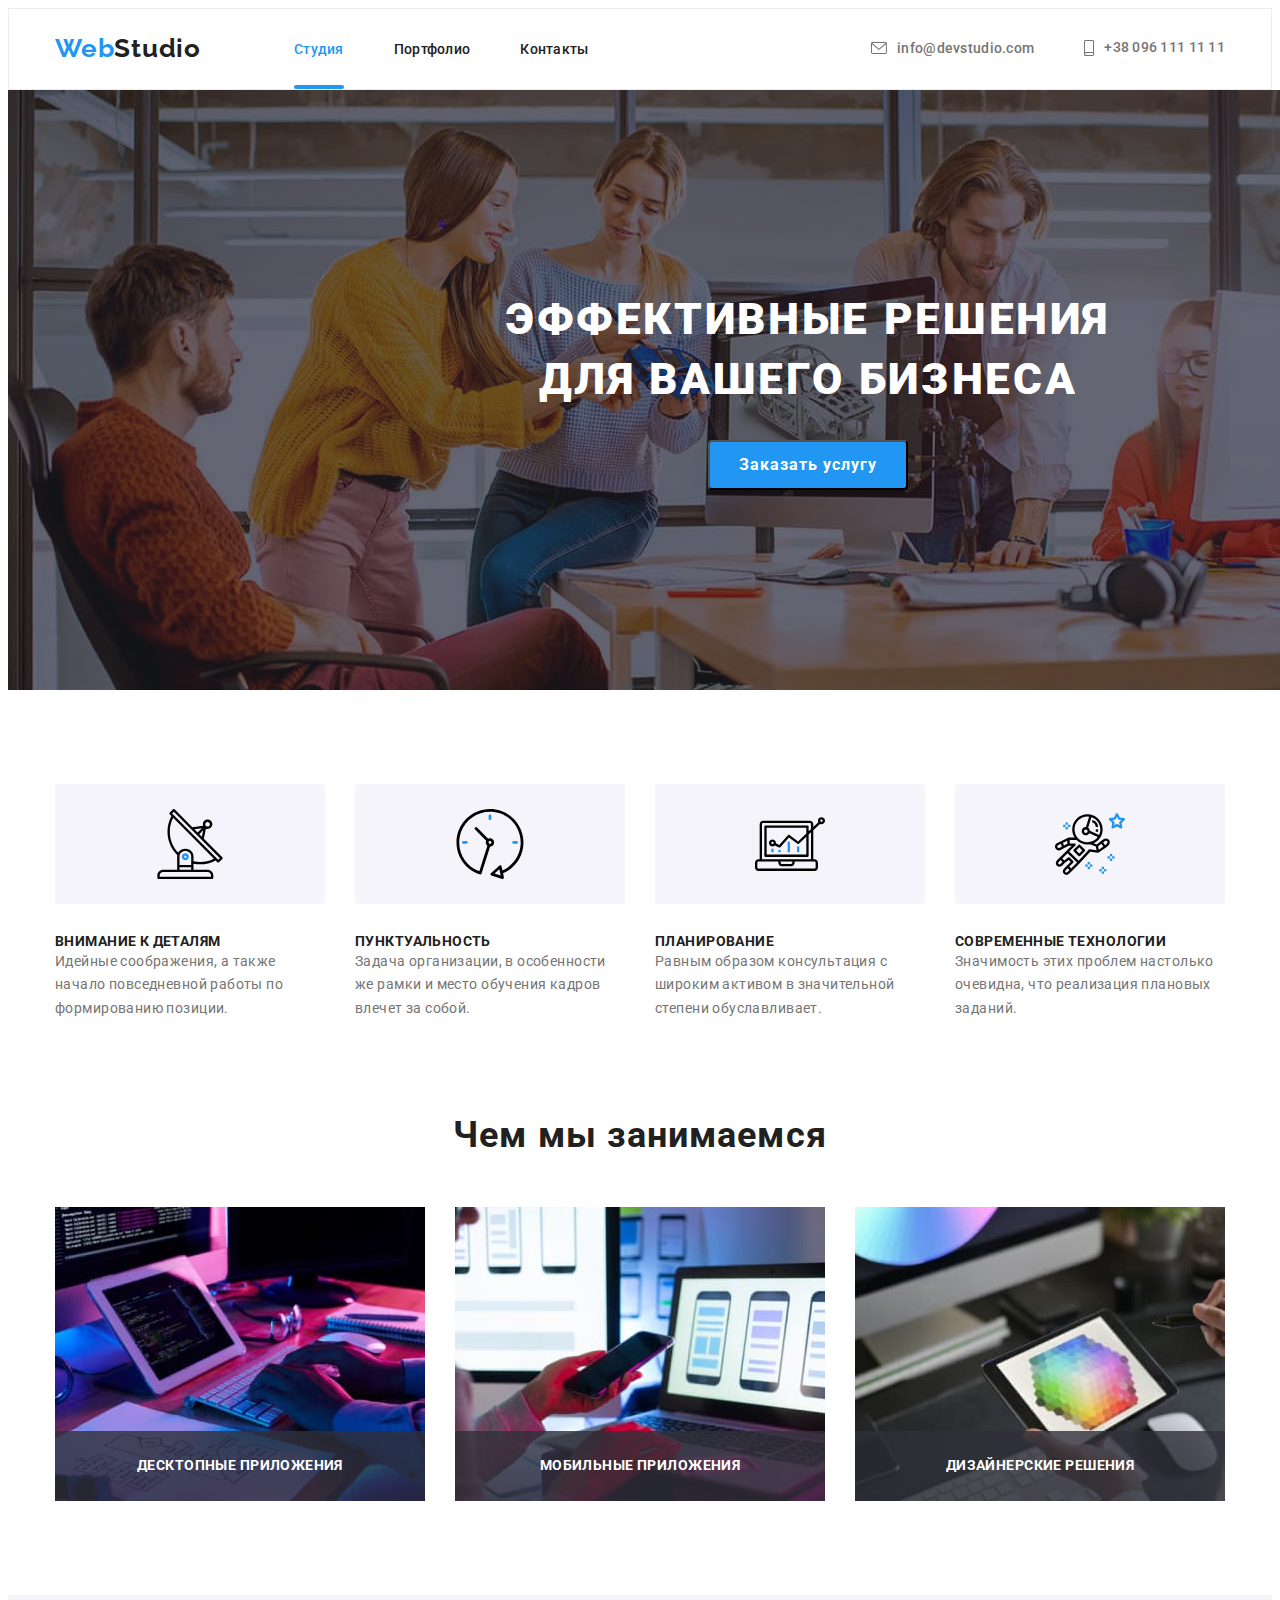
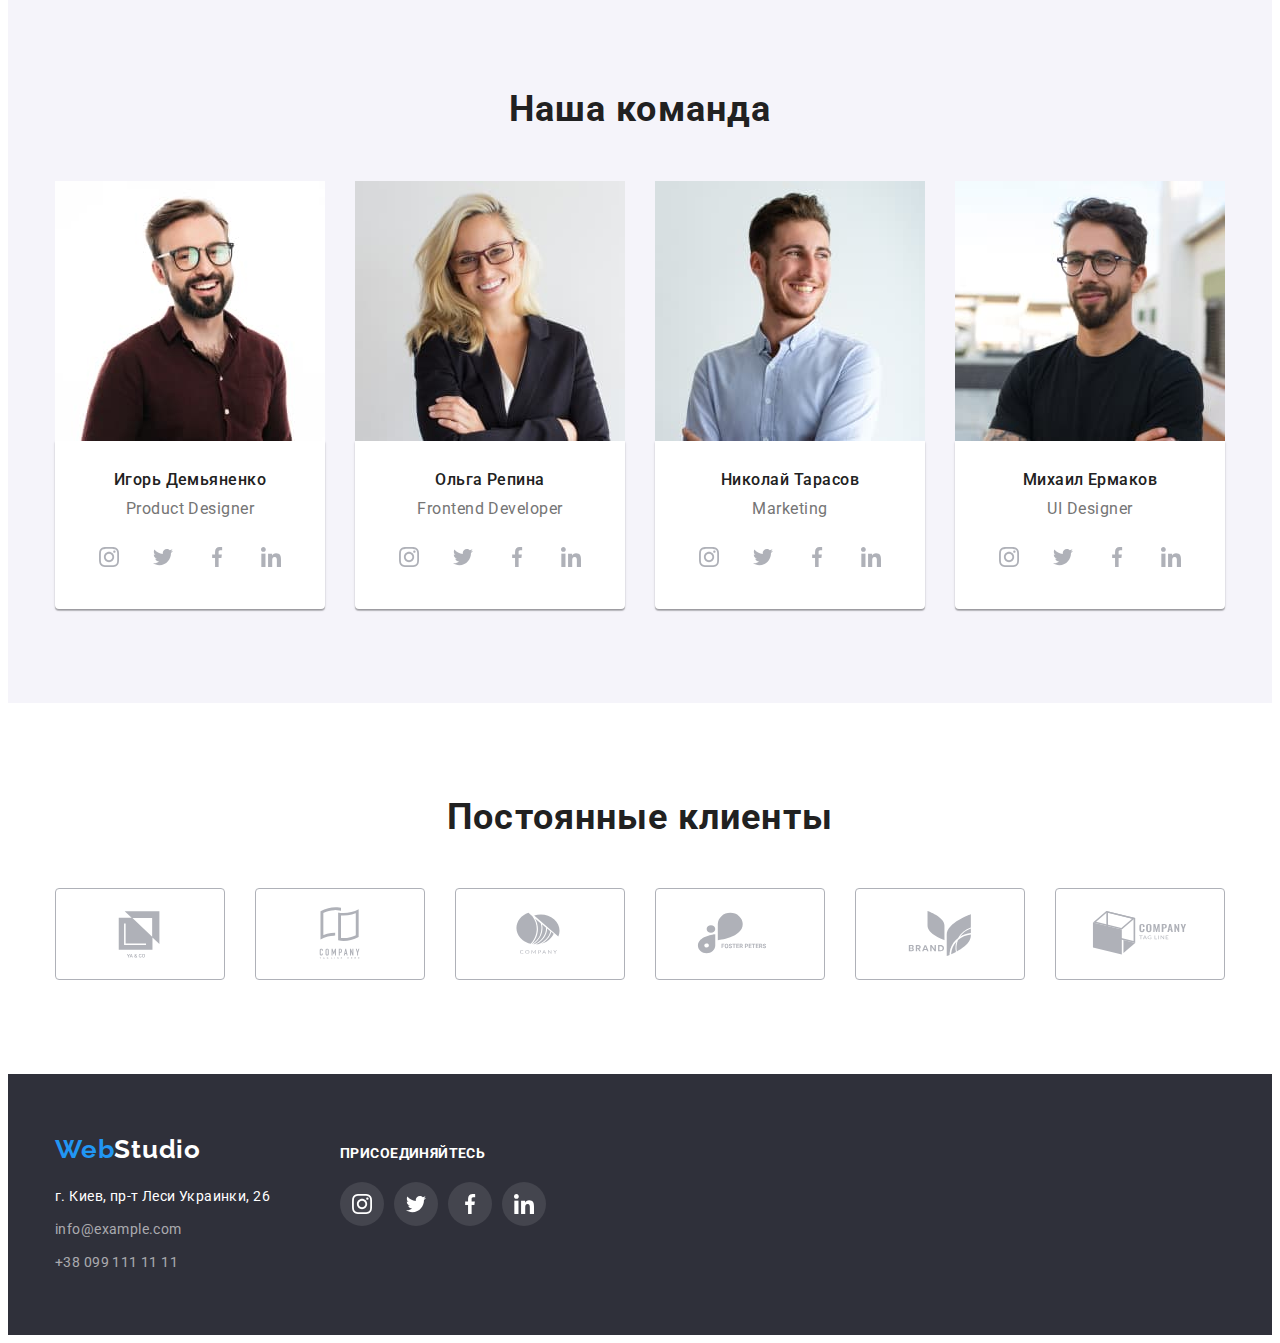
<file: index.html>
<!DOCTYPE html>
<html lang="en">
  <head>
    <meta charset="UTF-8" />
    <meta http-equiv="X-UA-Compatible" content="IE=edge" />
    <meta name="viewport" content="width=device-width, initial-scale=1.0" />
    <title>Студия</title>
    <link
      rel="stylesheet"
      href="https://cdnjs.cloudflare.com/ajax/libs/modern-normalize/1.1.0/modern-normalize.min.css"
      integrity="sha512-wpPYUAdjBVSE4KJnH1VR1HeZfpl1ub8YT/NKx4PuQ5NmX2tKuGu6U/JRp5y+Y8XG2tV+wKQpNHVUX03MfMFn9Q=="
      crossorigin="anonymous"
      referrerpolicy="no-referrer"
    />
    <link rel="preconnect" href="https://fonts.googleapis.com" />
    <link rel="preconnect" href="https://fonts.gstatic.com" crossorigin />
    <link
      href="https://fonts.googleapis.com/css2?family=Montserrat:wght@400;700&family=Raleway:wght@700&family=Roboto:wght@400;500;700;900&display=swap"
      rel="stylesheet"
    />
    <link rel="stylesheet" href="./css/reset.css" />
    <link rel="stylesheet" href="./css/style.css" />
  </head>
  <body>
    <header class="header">
      <div class="container header_container">
        <nav class="navigation">
          <a href="./index.html" class="logo upper_logo"
            >Web<span class="second_logo_color">Studio</span></a
          >
          <ul class="header_list">
            <li class="header_item">
              <a href="./index.html" class="header_link_studio current"
                >Студия</a
              >
            </li>
            <li class="header_item">
              <a href="./portfolio.html" class="header_link contacts"
                >Портфолио</a
              >
            </li>
            <li class="header_item">
              <a href="" class="header_link contacts">Контакты</a>
            </li>
          </ul>
        </nav>
        <ul class="header_list">
          <li class="header_item">
            <a class="header_link_mail" href="mailto:info@devstudio.com">
              <svg class="header_mail_icon" width="16" height="12">
                <use href="images/mail-tell.svg#icon-envelope"></use>
              </svg>
              info@devstudio.com</a
            >
          </li>
          <li class="header_item">
            <a class="header_link_tel" href="tel:+380961111111">
              <svg class="header_tell_icon" width="10" height="16">
                <use href="images/mail-tell.svg#icon-smartphone"></use>
              </svg>
              +38 096 111 11 11</a
            >
          </li>
        </ul>
      </div>
    </header>
    <main>
      <section class="main_section">
        <div class="container">
          <h1 class="main_title">
            Эффективные решения <br />
            для вашего бизнеса
          </h1>
          <div>
            <button type="button" class="btn option" data-modal-open>
              Заказать услугу
            </button>
          </div>
        </div>
      </section>
      <section class="features_section">
        <div class="container">
          <ul class="features_list">
            <li class="features_item">
              <div class="features_icon">
                <svg class="features_icon_svg">
                  <use href="./images/features.svg#icon-antenna"></use>
                </svg>
              </div>
              <h3 class="main_h">Внимание к деталям</h3>
              <p class="main_text">
                Идейные соображения, а также начало повседневной работы по
                формированию позиции.
              </p>
            </li>
            <li class="features_item">
              <div class="features_icon">
                <svg class="features_icon_svg">
                  <use href="./images/features.svg#icon-clock"></use>
                </svg>
              </div>
              <h3 class="main_h">Пунктуальность</h3>
              <p class="main_text">
                Задача организации, в особенности же рамки и место обучения
                кадров влечет за собой.
              </p>
            </li>
            <li class="features_item">
              <div class="features_icon">
                <svg class="features_icon_svg">
                  <use href="./images/features.svg#icon-diagram"></use>
                </svg>
              </div>
              <h3 class="main_h">Планирование</h3>
              <p class="main_text">
                Равным образом консультация с широким активом в значительной
                степени обуславливает.
              </p>
            </li>
            <li class="features_item">
              <div class="features_icon">
                <svg class="features_icon_svg">
                  <use href="./images/features.svg#icon-astronaut"></use>
                </svg>
              </div>
              <h3 class="main_h">Современные технологии</h3>
              <p class="main_text">
                Значимость этих проблем настолько очевидна, что реализация
                плановых заданий.
              </p>
            </li>
          </ul>
        </div>
      </section>
      <section class="vocation">
        <div class="container">
          <h2 class="about">Чем мы занимаемся</h2>
          <ul class="about_list">
            <li class="about_item">
              <img
                src="./images/img1.jpg"
                alt="демонстрация работы программ на гаджетах"
                width="370"
                height="294"
              />
              <p class="about_text">десктопные приложения</p>
            </li>
            <li class="about_item">
              <img
                src="./images/img2.jpg"
                alt="демонстрация работы программ на гаджетах"
                width="370"
                height="294"
              />
              <p class="about_text">мобильные приложения</p>
            </li>
            <li class="about_item">
              <img
                src="./images/img3.jpg"
                alt="демонстрация работы программ на гаджетах"
                width="370"
                height="294"
              />
              <p class="about_text">дизайнерские решения</p>
            </li>
          </ul>
        </div>
      </section>
      <section class="team">
        <div class="container team_container">
          <h2 class="team_title">Наша команда</h2>
          <ul class="team_list">
            <li class="team_item">
              <img
                src="./images/pic1.jpg"
                alt="фото члена команды"
                width="270"
                height="260"
              />
              <div class="team_name_item">
                <h3 class="team_name">Игорь Демьяненко</h3>
                <p lang="en" class="team_post">Product Designer</p>
                <ul class="team_socials_list">
                  <li class="team_socials_item">
                    <a href="" class="team_socials_link">
                      <svg class="team_socials_icon">
                        <use href="./images/icons.svg#icon-instagram"></use>
                      </svg>
                    </a>
                  </li>
                  <li class="team_socials_item">
                    <a href="" class="team_socials_link">
                      <svg class="team_socials_icon">
                        <use href="./images/icons.svg#icon-twitter"></use>
                      </svg>
                    </a>
                  </li>
                  <li class="team_socials_item">
                    <a href="" class="team_socials_link">
                      <svg class="team_socials_icon">
                        <use href="./images/icons.svg#icon-facebook"></use>
                      </svg>
                    </a>
                  </li>

                  <li class="team_socials_item">
                    <a href="" class="team_socials_link">
                      <svg class="team_socials_icon">
                        <use href="./images/icons.svg#icon-linkedin"></use>
                      </svg>
                    </a>
                  </li>
                </ul>
              </div>
            </li>
            <li class="team_item">
              <img
                src="./images/pic2.jpg"
                alt="фото члена команды"
                width="270"
                height="260"
              />
              <div class="team_name_item">
                <h3 class="team_name">Ольга Репина</h3>
                <p lang="en" class="team_post">Frontend Developer</p>
                <ul class="team_socials_list">
                  <li class="team_socials_item">
                    <a href="" class="team_socials_link">
                      <svg class="team_socials_icon">
                        <use href="./images/icons.svg#icon-instagram"></use>
                      </svg>
                    </a>
                  </li>
                  <li class="team_socials_item">
                    <a href="" class="team_socials_link">
                      <svg class="team_socials_icon">
                        <use href="./images/icons.svg#icon-twitter"></use>
                      </svg>
                    </a>
                  </li>
                  <li class="team_socials_item">
                    <a href="" class="team_socials_link">
                      <svg class="team_socials_icon">
                        <use href="./images/icons.svg#icon-facebook"></use>
                      </svg>
                    </a>
                  </li>

                  <li class="team_socials_item">
                    <a href="" class="team_socials_link">
                      <svg class="team_socials_icon">
                        <use href="./images/icons.svg#icon-linkedin"></use>
                      </svg>
                    </a>
                  </li>
                </ul>
              </div>
            </li>
            <li class="team_item">
              <img
                src="./images/pic3.jpg"
                alt="фото члена команды"
                width="270"
                height="260"
              />
              <div class="team_name_item">
                <h3 class="team_name">Николай Тарасов</h3>
                <p lang="en" class="team_post">Marketing</p>
                <ul class="team_socials_list">
                  <li class="team_socials_item">
                    <a href="" class="team_socials_link">
                      <svg class="team_socials_icon">
                        <use href="./images/icons.svg#icon-instagram"></use>
                      </svg>
                    </a>
                  </li>
                  <li class="team_socials_item">
                    <a href="" class="team_socials_link">
                      <svg class="team_socials_icon">
                        <use href="./images/icons.svg#icon-twitter"></use>
                      </svg>
                    </a>
                  </li>
                  <li class="team_socials_item">
                    <a href="" class="team_socials_link">
                      <svg class="team_socials_icon">
                        <use href="./images/icons.svg#icon-facebook"></use>
                      </svg>
                    </a>
                  </li>

                  <li class="team_socials_item">
                    <a href="" class="team_socials_link">
                      <svg class="team_socials_icon">
                        <use href="./images/icons.svg#icon-linkedin"></use>
                      </svg>
                    </a>
                  </li>
                </ul>
              </div>
            </li>
            <li class="team_item">
              <img
                src="./images/pic4.jpg"
                alt="фото члена команды"
                width="270"
                height="260"
              />
              <div class="team_name_item">
                <h3 class="team_name">Михаил Ермаков</h3>
                <p lang="en" class="team_post">UI Designer</p>
                <ul class="team_socials_list">
                  <li class="team_socials_item">
                    <a href="" class="team_socials_link">
                      <svg class="team_socials_icon">
                        <use href="./images/icons.svg#icon-instagram"></use>
                      </svg>
                    </a>
                  </li>
                  <li class="team_socials_item">
                    <a href="" class="team_socials_link">
                      <svg class="team_socials_icon">
                        <use href="./images/icons.svg#icon-twitter"></use>
                      </svg>
                    </a>
                  </li>
                  <li class="team_socials_item">
                    <a href="" class="team_socials_link">
                      <svg class="team_socials_icon">
                        <use href="./images/icons.svg#icon-facebook"></use>
                      </svg>
                    </a>
                  </li>

                  <li class="team_socials_item">
                    <a href="" class="team_socials_link">
                      <svg class="team_socials_icon">
                        <use href="./images/icons.svg#icon-linkedin"></use>
                      </svg>
                    </a>
                  </li>
                </ul>
              </div>
            </li>
          </ul>
        </div>
      </section>
      <section class="clients">
        <div class="container">
          <h2 class="clients_title">Постоянные клиенты</h2>
          <ul class="clients_list">
            <li class="clients_item">
              <a href="" class="clients_link">
                <svg class="clients_icon">
                  <use href="./images/client-icons.svg#icon-client1"></use>
                </svg>
              </a>
            </li>
            <li class="clients_item">
              <a href="" class="clients_link">
                <svg class="clients_icon">
                  <use href="./images/client-icons.svg#icon-client2"></use>
                </svg>
              </a>
            </li>
            <li class="clients_item">
              <a href="" class="clients_link">
                <svg class="clients_icon">
                  <use href="./images/client-icons.svg#icon-client3"></use>
                </svg>
              </a>
            </li>
            <li class="clients_item">
              <a href="" class="clients_link">
                <svg class="clients_icon">
                  <use href="./images/client-icons.svg#icon-client4"></use>
                </svg>
              </a>
            </li>
            <li class="clients_item">
              <a href="" class="clients_link">
                <svg class="clients_icon">
                  <use href="./images/client-icons.svg#icon-client5"></use>
                </svg>
              </a>
            </li>
            <li class="clients_item">
              <a href="" class="clients_link">
                <svg class="clients_icon">
                  <use href="./images/client-icons.svg#icon-client6"></use>
                </svg>
              </a>
            </li>
          </ul>
        </div>
      </section>
    </main>
    <footer class="footer">
      <div class="container footer_cont">
        <div>
          <a href="./index.html" class="footer_logo"
            >Web<span class="footer_logo_color">Studio</span></a
          >
          <address class="address">
            <ul class="address_list">
              <li class="address_item address_item">
                <a
                  href="https://goo.gl/maps/MGz1qRWNT3Urb2ix9"
                  class="footer_address"
                  target="_blank"
                  rel="noopener noreferrer nofollow"
                  >г. Киев, пр-т Леси Украинки, 26</a
                >
              </li>
              <li class="address_item">
                <a href="mailto:info@example.com" class="footer_mail"
                  >info@example.com</a
                >
              </li>
              <li class="address_item">
                <a href="tel:+380991111111" class="footer_tel"
                  >+38 099 111 11 11</a
                >
              </li>
            </ul>
          </address>
        </div>
        <div class="footer_socials">
          <h4 class="footer_socials_title">присоединяйтесь</h4>
          <ul class="footer_socials_list">
            <li class="footer_socials_item">
              <a href="" class="footer_socials_link">
                <svg class="footer_socials_icon">
                  <use href="./images/icons.svg#icon-instagram"></use>
                </svg>
              </a>
            </li>
            <li class="footer_socials_item">
              <a href="" class="footer_socials_link">
                <svg class="footer_socials_icon">
                  <use href="./images/icons.svg#icon-twitter"></use>
                </svg>
              </a>
            </li>
            <li class="footer_socials_item">
              <a href="" class="footer_socials_link">
                <svg class="footer_socials_icon">
                  <use href="./images/icons.svg#icon-facebook"></use>
                </svg>
              </a>
            </li>
            <li class="footer_socials_item">
              <a href="" class="footer_socials_link">
                <svg class="footer_socials_icon">
                  <use href="./images/icons.svg#icon-linkedin"></use>
                </svg>
              </a>
            </li>
          </ul>
        </div>
      </div>
    </footer>
    <div class="backdrop is-hidden" data-modal>
      <div class="modal">
        <button type="button" class="modal_close" data-modal-close>
          <svg class="modal_close_icon">
            <use href="./images/vector.svg#icon-Vector"></use>
          </svg>
        </button>
      </div>
    </div>
    <script src="./js/modal.js"></script>
  </body>
</html>
</file>
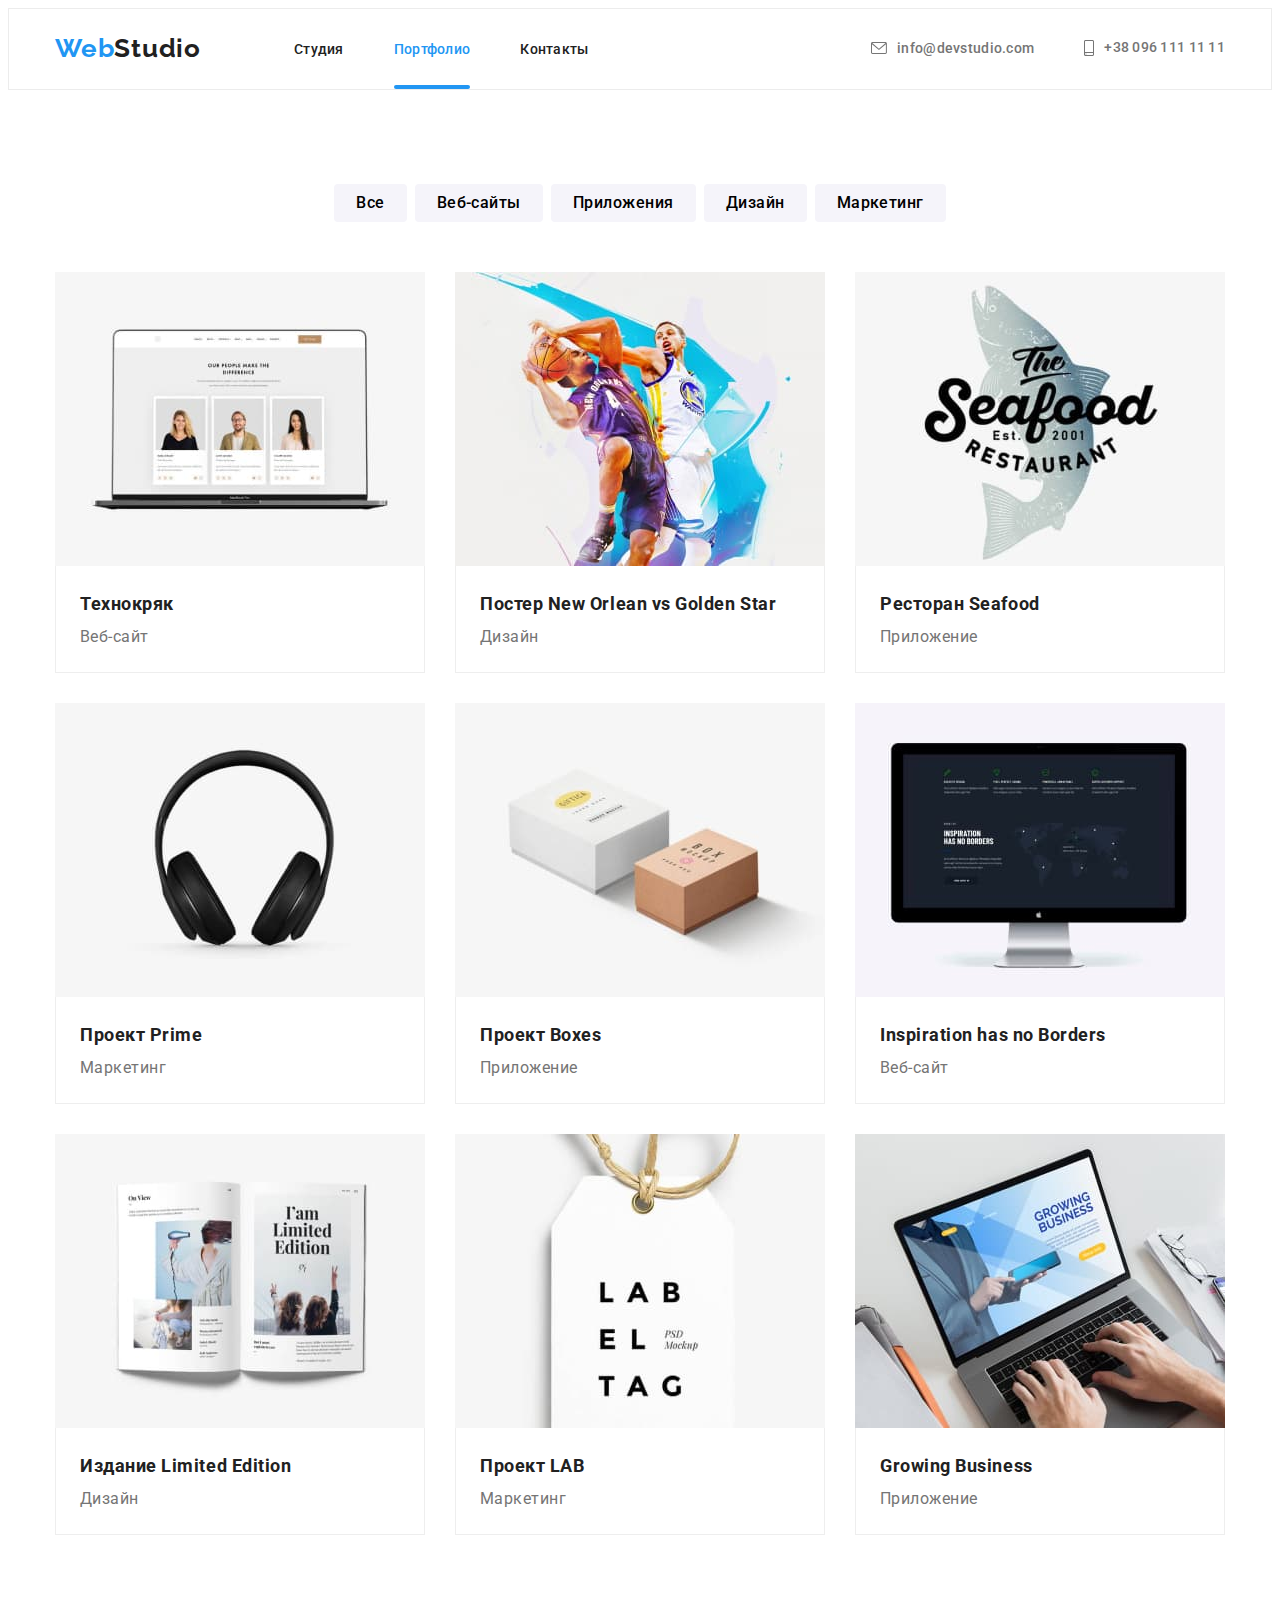
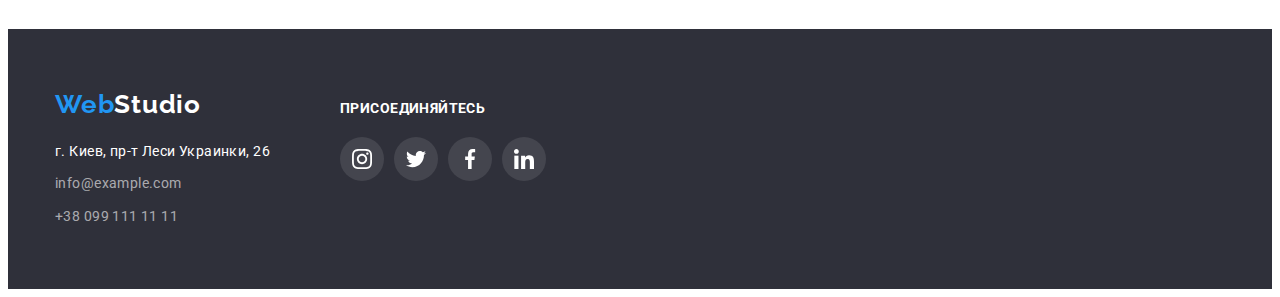
<file: portfolio.html>
<!DOCTYPE html>
<html lang="en">
  <head>
    <meta charset="UTF-8" />
    <meta http-equiv="X-UA-Compatible" content="IE=edge" />
    <meta name="viewport" content="width=device-width, initial-scale=1.0" />
    <title>Портфолио</title>
    <link
      rel="stylesheet"
      href="https://cdnjs.cloudflare.com/ajax/libs/modern-normalize/1.1.0/modern-normalize.min.css"
      integrity="sha512-wpPYUAdjBVSE4KJnH1VR1HeZfpl1ub8YT/NKx4PuQ5NmX2tKuGu6U/JRp5y+Y8XG2tV+wKQpNHVUX03MfMFn9Q=="
      crossorigin="anonymous"
      referrerpolicy="no-referrer"
    />
    <link rel="preconnect" href="https://fonts.googleapis.com" />
    <link rel="preconnect" href="https://fonts.gstatic.com" crossorigin />
    <link
      href="https://fonts.googleapis.com/css2?family=Montserrat:wght@400;700&family=Raleway:wght@700&family=Roboto:wght@400;500;700;900&display=swap"
      rel="stylesheet"
    />
    <link rel="stylesheet" href="./css/reset.css" />
    <link rel="stylesheet" href="./css/style.css" />
  </head>
  <body>
    <header class="header">
      <div class="container header_container">
        <nav class="navigation">
          <a href="./index.html" class="logo upper_logo"
            >Web<span class="second_logo_color">Studio</span></a
          >
          <ul class="header_list">
            <li class="header_item">
              <a href="./index.html" class="header_link_studio">Студия</a>
            </li>
            <li class="header_item">
              <a href="./portfolio.html" class="header_link current"
                >Портфолио</a
              >
            </li>
            <li class="header_item">
              <a href="" class="header_link contacts">Контакты</a>
            </li>
          </ul>
        </nav>
        <ul class="header_list">
          <li class="header_item">
            <a class="header_link_mail" href="mailto:info@devstudio.com">
              <svg class="header_mail_icon" width="16" height="12">
                <use href="images/mail-tell.svg#icon-envelope"></use>
              </svg>
              info@devstudio.com</a
            >
          </li>
          <li class="header_item">
            <a class="header_link_tel" href="tel:+380961111111">
              <svg class="header_tell_icon" width="10" height="16">
                <use href="images/mail-tell.svg#icon-smartphone"></use>
              </svg>
              +38 096 111 11 11</a
            >
          </li>
        </ul>
      </div>
    </header>
    <main>
      <section class="main_section_portfolio">
        <div class="container">
          <ul class="buttons_list">
            <li class="button_item">
              <button type="button" class="portfolio_btn">Все</button>
            </li>
            <li class="button_item">
              <button type="button" class="portfolio_btn">Веб-сайты</button>
            </li>
            <li class="button_item">
              <button type="button" class="portfolio_btn">Приложения</button>
            </li>
            <li class="button_item">
              <button type="button" class="portfolio_btn">Дизайн</button>
            </li>
            <li class="button_item">
              <button type="button" class="portfolio_btn">Маркетинг</button>
            </li>
          </ul>
          <ul class="grid_list">
            <li class="main_img">
              <a href="" class="main_img_link">
                <div class="img_wrap">
                  <img
                    src="./images/portfolio1.jpg"
                    alt="технокряк"
                    width="370"
                    height="294"
                  />
                  <p class="main_img_top_text">
                    Технокряк это современная площадка распространения
                    коронавируса. Компании <br />
                    используют эту платформу для цифрового шпионажа и атак на
                    защищённые сервера конкурентов.
                  </p>
                </div>
                <div class="main_services_name">
                  <h3 class="main_services">Технокряк</h3>
                  <p class="main_proposal">Веб-сайт</p>
                </div>
              </a>
            </li>
            <li class="main_img">
              <a href="" class="main_img_link">
                <div class="img_wrap">
                  <img
                    src="./images/portfolio2.jpg"
                    alt="баскетболисты"
                    width="370"
                    height="294"
                  />
                  <p class="main_img_top_text">
                    Технокряк это современная площадка распространения
                    коронавируса. Компании <br />
                    используют эту платформу для цифрового шпионажа и атак на
                    защищённые сервера конкурентов.
                  </p>
                </div>
                <div class="main_services_name">
                  <h3 class="main_services">
                    Постер New Orlean vs Golden Star
                  </h3>
                  <p class="main_proposal">Дизайн</p>
                </div>
              </a>
            </li>
            <li class="main_img">
              <a href="" class="main_img_link">
                <div class="img_wrap">
                  <img
                    src="./images/portfolio3.jpg"
                    alt="ресторан"
                    width="370"
                    height="294"
                  />
                  <p class="main_img_top_text">
                    Технокряк это современная площадка распространения
                    коронавируса. Компании <br />
                    используют эту платформу для цифрового шпионажа и атак на
                    защищённые сервера конкурентов.
                  </p>
                </div>
                <div class="main_services_name">
                  <h3 class="main_services">Ресторан Seafood</h3>
                  <p class="main_proposal">Приложение</p>
                </div>
              </a>
            </li>
            <li class="main_img">
              <a href="" class="main_img_link">
                <div class="img_wrap">
                  <img
                    src="./images/portfolio4.jpg"
                    alt="наушники"
                    width="370"
                    height="294"
                  />
                  <p class="main_img_top_text">
                    Технокряк это современная площадка распространения
                    коронавируса. Компании <br />
                    используют эту платформу для цифрового шпионажа и атак на
                    защищённые сервера конкурентов.
                  </p>
                </div>
                <div class="main_services_name">
                  <h3 class="main_services">Проект Prime</h3>
                  <p class="main_proposal">Маркетинг</p>
                </div>
              </a>
            </li>
            <li class="main_img">
              <a href="" class="main_img_link">
                <div class="img_wrap">
                  <img
                    src="./images/portfolio5.jpg"
                    alt="коробки"
                    width="370"
                    height="294"
                  />
                  <p class="main_img_top_text">
                    Технокряк это современная площадка распространения
                    коронавируса. Компании <br />
                    используют эту платформу для цифрового шпионажа и атак на
                    защищённые сервера конкурентов.
                  </p>
                </div>
                <div class="main_services_name">
                  <h3 class="main_services">Проект Boxes</h3>
                  <p class="main_proposal">Приложение</p>
                </div>
              </a>
            </li>
            <li class="main_img">
              <a href="" class="main_img_link">
                <div class="img_wrap">
                  <img
                    src="./images/portfolio6.jpg"
                    alt="монитор"
                    width="370"
                    height="294"
                  />
                  <p class="main_img_top_text">
                    Технокряк это современная площадка распространения
                    коронавируса. Компании <br />
                    используют эту платформу для цифрового шпионажа и атак на
                    защищённые сервера конкурентов.
                  </p>
                </div>
                <div class="main_services_name">
                  <h3 class="main_services">Inspiration has no Borders</h3>
                  <p class="main_proposal">Веб-сайт</p>
                </div>
              </a>
            </li>
            <li class="main_img">
              <a href="" class="main_img_link">
                <div class="img_wrap">
                  <img
                    src="./images/portfolio7.jpg"
                    alt="книга"
                    width="370"
                    height="294"
                  />
                  <p class="main_img_top_text">
                    Технокряк это современная площадка распространения
                    коронавируса. Компании <br />
                    используют эту платформу для цифрового шпионажа и атак на
                    защищённые сервера конкурентов.
                  </p>
                </div>
                <div class="main_services_name">
                  <h3 class="main_services">Издание Limited Edition</h3>
                  <p class="main_proposal">Дизайн</p>
                </div>
              </a>
            </li>
            <li class="main_img">
              <a href="" class="main_img_link">
                <div class="img_wrap">
                  <img
                    src="./images/portfolio8.jpg"
                    alt="бирка"
                    width="370"
                    height="294"
                  />
                  <p class="main_img_top_text">
                    Технокряк это современная площадка распространения
                    коронавируса. Компании <br />
                    используют эту платформу для цифрового шпионажа и атак на
                    защищённые сервера конкурентов.
                  </p>
                </div>
                <div class="main_services_name">
                  <h3 class="main_services">Проект LAB</h3>
                  <p class="main_proposal">Маркетинг</p>
                </div>
              </a>
            </li>
            <li class="main_img">
              <a href="" class="main_img_link">
                <div class="img_wrap">
                  <img
                    src="./images/portfolio9.jpg"
                    alt="ноутбук"
                    width="370"
                    height="294"
                  />
                  <p class="main_img_top_text">
                    Технокряк это современная площадка распространения
                    коронавируса. Компании <br />
                    используют эту платформу для цифрового шпионажа и атак на
                    защищённые сервера конкурентов.
                  </p>
                </div>
                <div class="main_services_name">
                  <h3 class="main_services">Growing Business</h3>
                  <p class="main_proposal">Приложение</p>
                </div>
              </a>
            </li>
          </ul>
        </div>
      </section>
    </main>
    <footer class="footer">
      <div class="container footer_cont">
        <div>
          <a href="./index.html" class="footer_logo"
            >Web<span class="footer_logo_color">Studio</span></a
          >
          <address class="address">
            <ul class="address_list">
              <li class="address_item address_item">
                <a
                  href="https://goo.gl/maps/MGz1qRWNT3Urb2ix9"
                  class="footer_address"
                  target="_blank"
                  rel="noopener noreferrer nofollow"
                  >г. Киев, пр-т Леси Украинки, 26</a
                >
              </li>
              <li class="address_item">
                <a href="mailto:info@example.com" class="footer_mail"
                  >info@example.com</a
                >
              </li>
              <li class="address_item">
                <a href="tel:+380991111111" class="footer_tel"
                  >+38 099 111 11 11</a
                >
              </li>
            </ul>
          </address>
        </div>
        <div class="footer_socials">
          <h4 class="footer_socials_title">присоединяйтесь</h4>
          <ul class="footer_socials_list">
            <li class="footer_socials_item">
              <a href="" class="footer_socials_link">
                <svg class="footer_socials_icon">
                  <use href="./images/icons.svg#icon-instagram"></use>
                </svg>
              </a>
            </li>
            <li class="footer_socials_item">
              <a href="" class="footer_socials_link">
                <svg class="footer_socials_icon">
                  <use href="./images/icons.svg#icon-twitter"></use>
                </svg>
              </a>
            </li>
            <li class="footer_socials_item">
              <a href="" class="footer_socials_link">
                <svg class="footer_socials_icon">
                  <use href="./images/icons.svg#icon-facebook"></use>
                </svg>
              </a>
            </li>

            <li class="footer_socials_item">
              <a href="" class="footer_socials_link">
                <svg class="footer_socials_icon">
                  <use href="./images/icons.svg#icon-linkedin"></use>
                </svg>
              </a>
            </li>
          </ul>
        </div>
      </div>
    </footer>
  </body>
</html>
</file>
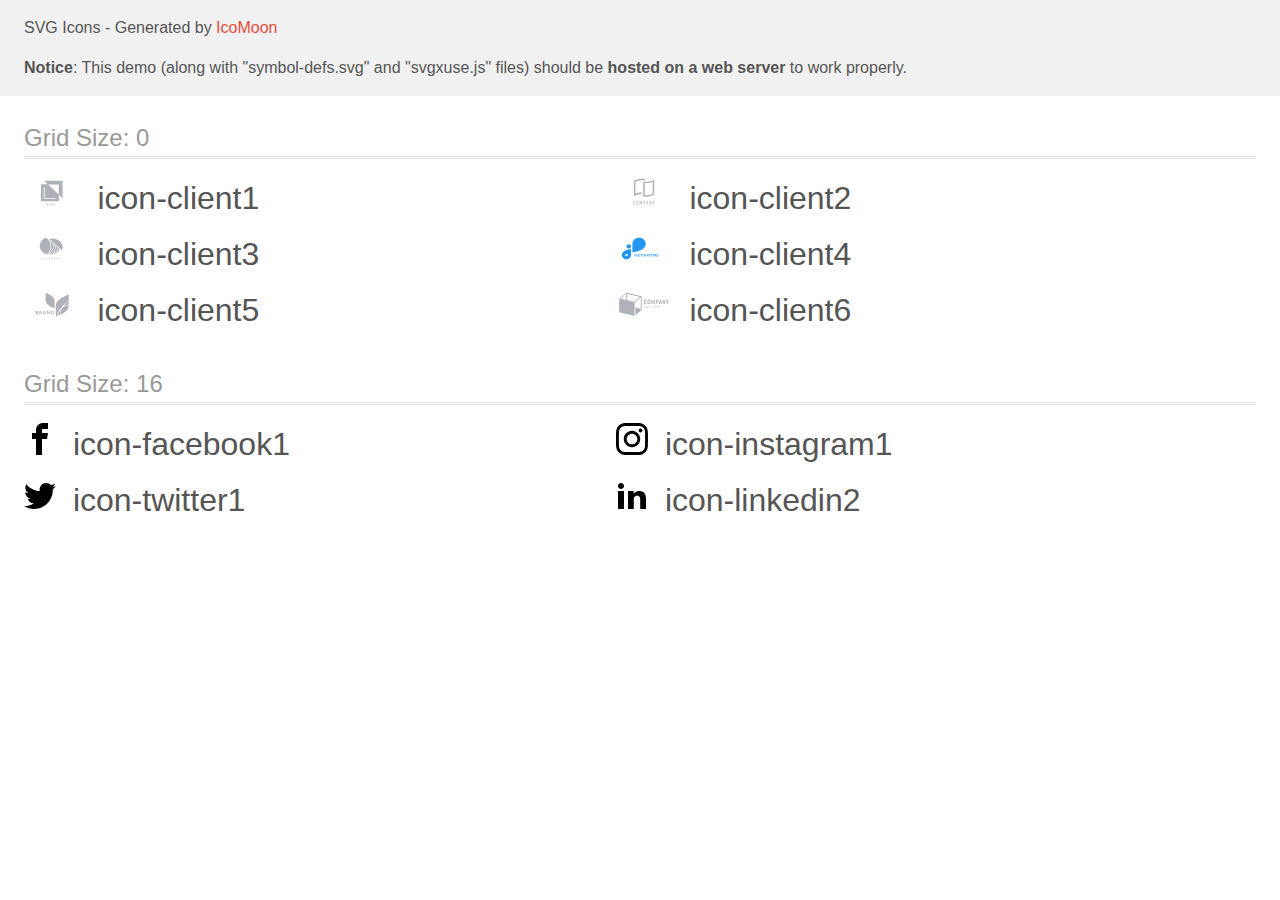
<file: images/icomoon/demo-external-svg.html>
<!doctype html>
<html>
<head>
    <title>IcoMoon - SVG Icons</title>
    <meta charset="utf-8">
    <meta name="viewport" content="width=device-width, initial-scale=1">
    <link rel="stylesheet" href="demo-files/demo.css">
    <link rel="stylesheet" href="style.css">
</head>
<body>
<header class="bgc1 clearfix">
<div class="mhl">
    <p>SVG Icons - Generated by <a href="https://icomoon.io/app">IcoMoon</a></p><p><strong>Notice</strong>: This demo (along with "symbol-defs.svg" and "svgxuse.js" files) should be <b>hosted on a web server</b> to work properly.</p>
</div>
</header>
    <div class="clearfix mhl ptl">
        <h1 class="mvm mtn fgc1">Grid Size: 0</h1>
        <div class="glyph fs1">
            <div class="clearfix pbs">
                <svg class="icon icon-client1"><use xlink:href="symbol-defs.svg#icon-client1"></use></svg><span class="name"> icon-client1</span>
            </div>
        </div>
        <div class="glyph fs1">
            <div class="clearfix pbs">
                <svg class="icon icon-client2"><use xlink:href="symbol-defs.svg#icon-client2"></use></svg><span class="name"> icon-client2</span>
            </div>
        </div>
        <div class="glyph fs1">
            <div class="clearfix pbs">
                <svg class="icon icon-client3"><use xlink:href="symbol-defs.svg#icon-client3"></use></svg><span class="name"> icon-client3</span>
            </div>
        </div>
        <div class="glyph fs1">
            <div class="clearfix pbs">
                <svg class="icon icon-client4"><use xlink:href="symbol-defs.svg#icon-client4"></use></svg><span class="name"> icon-client4</span>
            </div>
        </div>
        <div class="glyph fs1">
            <div class="clearfix pbs">
                <svg class="icon icon-client5"><use xlink:href="symbol-defs.svg#icon-client5"></use></svg><span class="name"> icon-client5</span>
            </div>
        </div>
        <div class="glyph fs1">
            <div class="clearfix pbs">
                <svg class="icon icon-client6"><use xlink:href="symbol-defs.svg#icon-client6"></use></svg><span class="name"> icon-client6</span>
            </div>
        </div>
  </div>
    <div class="clearfix mhl ptl">
        <h1 class="mvm mtn fgc1">Grid Size: 16</h1>
        <div class="glyph fs2">
            <div class="clearfix pbs">
                <svg class="icon icon-facebook1"><use xlink:href="symbol-defs.svg#icon-facebook1"></use></svg><span class="name"> icon-facebook1</span>
            </div>
        </div>
        <div class="glyph fs2">
            <div class="clearfix pbs">
                <svg class="icon icon-instagram1"><use xlink:href="symbol-defs.svg#icon-instagram1"></use></svg><span class="name"> icon-instagram1</span>
            </div>
        </div>
        <div class="glyph fs2">
            <div class="clearfix pbs">
                <svg class="icon icon-twitter1"><use xlink:href="symbol-defs.svg#icon-twitter1"></use></svg><span class="name"> icon-twitter1</span>
            </div>
        </div>
        <div class="glyph fs2">
            <div class="clearfix pbs">
                <svg class="icon icon-linkedin2"><use xlink:href="symbol-defs.svg#icon-linkedin2"></use></svg><span class="name"> icon-linkedin2</span>
            </div>
        </div>
  </div>
<script defer src="svgxuse.js"></script>
</body>
</html>
</file>
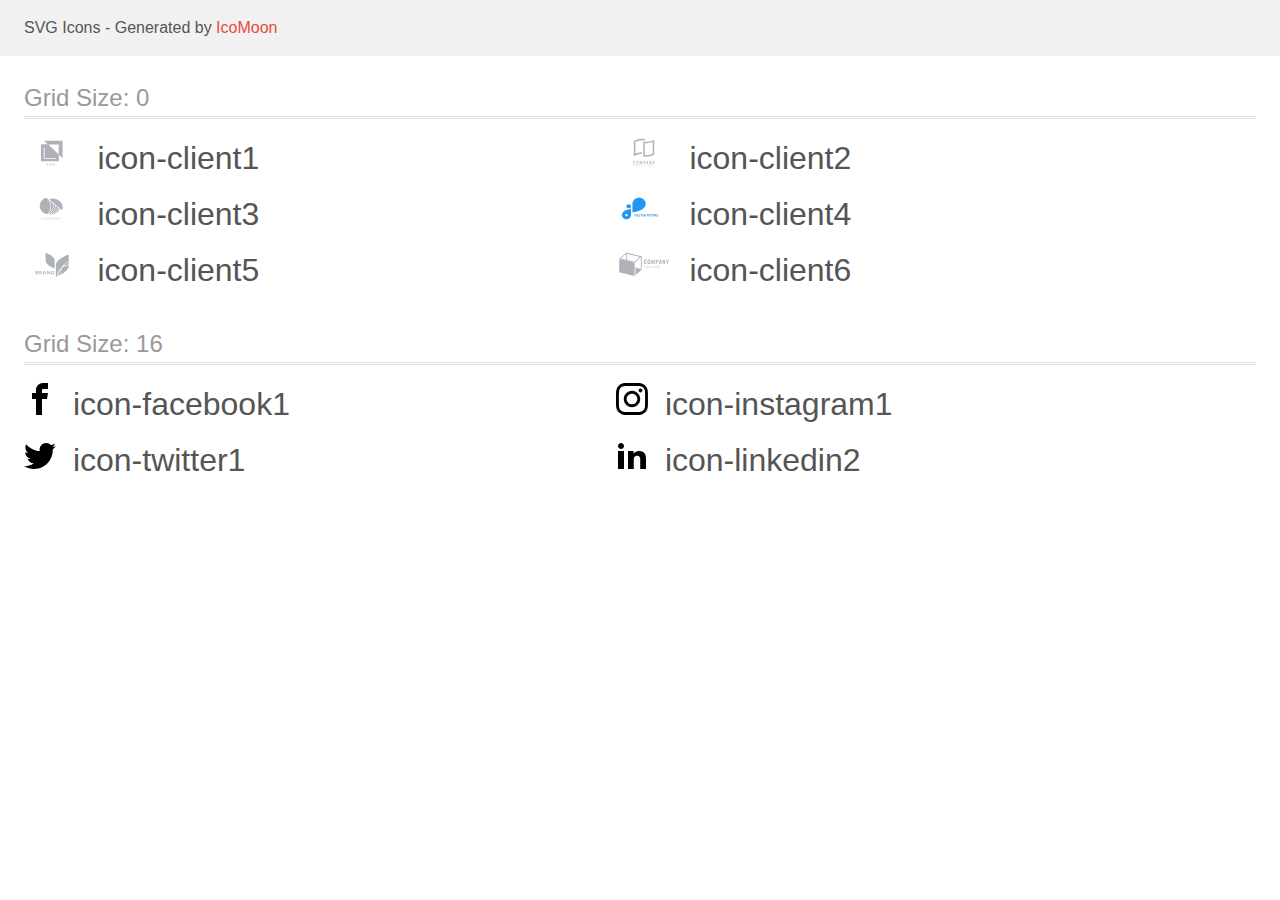
<file: images/icomoon/demo.html>
<!doctype html>
<html>
<head>
    <title>IcoMoon - SVG Icons</title>
    <meta charset="utf-8">
    <meta name="viewport" content="width=device-width, initial-scale=1">
    <link rel="stylesheet" href="demo-files/demo.css">
    <link rel="stylesheet" href="style.css">
</head>
<body>
<svg aria-hidden="true" style="position: absolute; width: 0; height: 0; overflow: hidden;" version="1.1" xmlns="http://www.w3.org/2000/svg" xmlns:xlink="http://www.w3.org/1999/xlink">
<defs>
<symbol id="icon-client1" viewBox="0 0 57 32">
<path fill="#afb1b8" style="fill: var(--color1, #afb1b8)" d="M20.267 3.733l3.738 3.538-6.938-0.004v17.166h18.133v-6.564l3.733 3.534v-17.671h-18.667zM35.036 17.455l-10.597-10.032h10.597v10.032zM31.746 21.923h-11.81v-11.545h0.835v10.764h10.975v0.782zM22.725 26.72l-0.436 0.898-0.436-0.898h-0.366l0.637 1.198v0.698h0.331v-0.698l0.635-1.198h-0.365zM23.273 28.615l0.154-0.441h0.734l0.155 0.441h0.344l-0.717-1.896h-0.296l-0.716 1.896h0.342zM23.794 27.122l0.275 0.786h-0.549l0.275-0.786zM25.531 27.863c-0.048 0.073-0.072 0.153-0.072 0.241 0 0.16 0.056 0.29 0.168 0.389s0.263 0.148 0.451 0.148 0.349-0.051 0.484-0.152l0.107 0.126h0.367l-0.279-0.329c0.109-0.149 0.164-0.341 0.164-0.574h-0.275c0 0.128-0.026 0.243-0.079 0.348l-0.366-0.432 0.129-0.094c0.091-0.066 0.157-0.132 0.197-0.198s0.060-0.14 0.060-0.219c0-0.12-0.044-0.22-0.133-0.301s-0.201-0.122-0.339-0.122c-0.153 0-0.274 0.043-0.365 0.13s-0.135 0.203-0.135 0.352c0 0.061 0.014 0.124 0.043 0.189s0.081 0.144 0.155 0.237c-0.141 0.101-0.235 0.188-0.283 0.262zM26.386 28.282c-0.093 0.071-0.193 0.107-0.299 0.107-0.095 0-0.17-0.027-0.227-0.082s-0.085-0.126-0.085-0.214c0-0.102 0.052-0.192 0.156-0.271l0.040-0.029 0.414 0.488zM26.046 27.442c-0.089-0.11-0.134-0.202-0.134-0.275 0-0.063 0.018-0.116 0.055-0.158s0.085-0.063 0.147-0.063c0.057 0 0.105 0.018 0.142 0.053s0.056 0.077 0.056 0.126c0 0.075-0.027 0.136-0.081 0.184l-0.040 0.033-0.145 0.099zM29.132 28.472c0.13-0.114 0.205-0.272 0.224-0.474h-0.328c-0.017 0.135-0.059 0.232-0.124 0.29s-0.162 0.087-0.292 0.087c-0.142 0-0.249-0.054-0.323-0.161s-0.109-0.264-0.109-0.469v-0.168c0.002-0.202 0.041-0.355 0.117-0.46s0.188-0.158 0.331-0.158c0.123 0 0.217 0.030 0.28 0.091s0.104 0.158 0.12 0.294h0.328c-0.021-0.207-0.095-0.368-0.223-0.482s-0.296-0.171-0.505-0.171c-0.155 0-0.293 0.037-0.411 0.111s-0.209 0.179-0.272 0.315c-0.063 0.136-0.095 0.294-0.095 0.473v0.177c0.003 0.174 0.035 0.328 0.098 0.46s0.151 0.234 0.266 0.306c0.115 0.071 0.249 0.107 0.4 0.107 0.216 0 0.389-0.056 0.52-0.169zM31.068 28.206c0.064-0.141 0.096-0.304 0.096-0.49v-0.105c-0.001-0.185-0.034-0.347-0.099-0.486s-0.158-0.247-0.277-0.32c-0.119-0.075-0.256-0.112-0.41-0.112s-0.292 0.038-0.411 0.113c-0.119 0.075-0.211 0.183-0.277 0.324s-0.098 0.305-0.098 0.49v0.107c0.001 0.181 0.034 0.342 0.099 0.48s0.159 0.246 0.279 0.322c0.121 0.075 0.258 0.112 0.411 0.112 0.155 0 0.293-0.037 0.411-0.112s0.212-0.183 0.276-0.323zM30.716 27.135c0.080 0.112 0.12 0.273 0.12 0.483v0.099c0 0.214-0.040 0.376-0.119 0.487s-0.19 0.167-0.336 0.167c-0.144 0-0.257-0.057-0.339-0.171s-0.121-0.275-0.121-0.483v-0.109c0.002-0.204 0.043-0.362 0.122-0.473s0.192-0.168 0.335-0.168c0.146 0 0.258 0.056 0.337 0.168z"></path>
</symbol>
<symbol id="icon-client2" viewBox="0 0 57 32">
<path fill="#afb1b8" style="fill: var(--color1, #afb1b8)" d="M26.727 3.165h-0.073c-0.112-0.007-0.224-0.010-0.336-0.012v0h-0.243c-0.212 0-0.428 0.005-0.642 0.016-0.016-0.001-0.032-0.001-0.049 0-1.944 0.11-3.848 0.596-5.609 1.431l-0.231 0.111v11.809l0.54-0.183c0.474-0.163 0.978-0.309 1.5-0.445 1.411-0.362 2.861-0.555 4.317-0.574v1.551c-0.193 0.001-0.38 0.007-0.568 0.016h-0.045c-1.121 0.061-2.233 0.232-3.322 0.51-1.378 0.345-2.708 0.863-3.957 1.542v-15.145c1.298-0.757 2.695-1.325 4.151-1.688 1.278-0.33 2.593-0.5 3.913-0.504h0.228c0.273 0.007 0.538 0.019 0.788 0.038 0.658 0.046 1.31 0.15 1.95 0.311v1.527c-0.621-0.145-1.253-0.24-1.889-0.285-0.013-0.001-0.026-0.002-0.039-0.003-0.132-0.011-0.263-0.022-0.386-0.022zM29.415 4.726c0.339 0.026 0.689 0.038 1.044 0.038 1.388-0.005 2.769-0.182 4.114-0.528 1.378-0.346 2.706-0.865 3.956-1.543v14.875c-1.298 0.756-2.696 1.325-4.153 1.688-1.279 0.329-2.593 0.498-3.913 0.503-1 0.008-1.997-0.11-2.968-0.35v-14.971c0.229 0.053 0.465 0.102 0.706 0.142 0.394 0.066 0.81 0.115 1.214 0.145zM36.985 4.841l-0.54 0.182c-0.497 0.167-0.997 0.316-1.5 0.449-1.465 0.377-2.971 0.57-4.483 0.575-0.352 0-0.676-0.010-0.989-0.030l-0.43-0.028v12.148l0.37 0.033c0.343 0.030 0.696 0.045 1.052 0.045 1.191-0.005 2.377-0.159 3.531-0.457 0.95-0.238 1.874-0.57 2.759-0.991l0.231-0.111v-11.813z"></path>
<path fill="#afb1b8" style="fill: var(--color1, #afb1b8)" d="M19.060 24.113c-0.078-0.080-0.171-0.144-0.274-0.186s-0.214-0.061-0.326-0.057c-0.119-0.002-0.237 0.021-0.347 0.065-0.101 0.040-0.193 0.101-0.27 0.178s-0.135 0.17-0.174 0.271c-0.042 0.107-0.063 0.22-0.062 0.335v2.023c-0.005 0.143 0.022 0.284 0.080 0.415 0.048 0.104 0.117 0.196 0.202 0.271 0.081 0.068 0.176 0.117 0.278 0.144 0.098 0.028 0.2 0.042 0.302 0.042 0.113 0.001 0.224-0.023 0.326-0.070 0.101-0.044 0.193-0.108 0.27-0.187 0.075-0.079 0.135-0.171 0.177-0.271 0.043-0.102 0.065-0.212 0.065-0.323v-0.226h-0.529v0.18c0.002 0.062-0.009 0.123-0.031 0.18-0.017 0.043-0.043 0.082-0.077 0.114-0.033 0.026-0.070 0.046-0.111 0.058-0.036 0.012-0.073 0.018-0.111 0.019-0.047 0.006-0.095-0.002-0.139-0.021s-0.081-0.049-0.11-0.088c-0.050-0.081-0.074-0.176-0.070-0.271v-1.887c-0.003-0.105 0.019-0.208 0.065-0.302 0.027-0.043 0.066-0.077 0.112-0.098s0.097-0.030 0.147-0.024c0.046-0.002 0.091 0.008 0.132 0.028s0.077 0.049 0.104 0.086c0.059 0.078 0.090 0.173 0.088 0.271v0.175h0.524v-0.206c0.001-0.121-0.021-0.241-0.065-0.354-0.039-0.106-0.099-0.203-0.177-0.285z"></path>
<path fill="#afb1b8" style="fill: var(--color1, #afb1b8)" d="M22.202 24.090c-0.169-0.142-0.381-0.221-0.602-0.222-0.108 0-0.215 0.020-0.316 0.057-0.103 0.037-0.198 0.093-0.279 0.165-0.088 0.079-0.158 0.175-0.205 0.283-0.053 0.124-0.079 0.257-0.077 0.392v1.941c-0.004 0.137 0.023 0.272 0.077 0.397 0.048 0.104 0.118 0.197 0.205 0.271 0.081 0.075 0.176 0.133 0.279 0.171 0.101 0.037 0.208 0.056 0.316 0.057s0.215-0.020 0.316-0.057c0.105-0.038 0.202-0.096 0.286-0.171 0.084-0.076 0.152-0.168 0.2-0.271 0.054-0.125 0.081-0.261 0.077-0.397v-1.941c0.003-0.135-0.024-0.268-0.077-0.392-0.047-0.107-0.115-0.203-0.2-0.283zM21.955 26.706c0.004 0.052-0.003 0.104-0.021 0.152s-0.047 0.092-0.084 0.128c-0.070 0.059-0.158 0.091-0.249 0.091s-0.179-0.032-0.249-0.091c-0.037-0.036-0.066-0.080-0.084-0.128s-0.025-0.101-0.021-0.152v-1.941c-0.004-0.052 0.003-0.104 0.021-0.152s0.047-0.092 0.084-0.128c0.070-0.059 0.158-0.091 0.249-0.091s0.179 0.032 0.249 0.091c0.037 0.036 0.066 0.080 0.084 0.128s0.025 0.101 0.021 0.152v1.941z"></path>
<path fill="#afb1b8" style="fill: var(--color1, #afb1b8)" d="M26.329 27.573v-3.674h-0.509l-0.668 1.945h-0.009l-0.673-1.945h-0.503v3.674h0.525v-2.235h0.009l0.514 1.58h0.262l0.518-1.58h0.009v2.235h0.525z"></path>
<path fill="#afb1b8" style="fill: var(--color1, #afb1b8)" d="M29.311 24.157c-0.081-0.091-0.183-0.16-0.297-0.201-0.123-0.040-0.251-0.059-0.38-0.057h-0.78v3.674h0.523v-1.435h0.27c0.163 0.007 0.326-0.027 0.472-0.1 0.119-0.066 0.218-0.163 0.287-0.281 0.061-0.098 0.101-0.206 0.12-0.32 0.021-0.138 0.030-0.278 0.028-0.418 0.005-0.176-0.012-0.353-0.051-0.525-0.035-0.127-0.101-0.243-0.193-0.338zM29.041 25.277c-0.002 0.067-0.019 0.132-0.049 0.191-0.030 0.056-0.077 0.102-0.135 0.129-0.078 0.035-0.162 0.050-0.247 0.046h-0.239v-1.249h0.27c0.081-0.004 0.162 0.012 0.236 0.046 0.054 0.031 0.097 0.079 0.123 0.136 0.029 0.065 0.044 0.134 0.046 0.205 0 0.077 0 0.159 0 0.244s0.005 0.174 0 0.252h-0.005z"></path>
<path fill="#afb1b8" style="fill: var(--color1, #afb1b8)" d="M31.791 23.899h-0.429l-0.809 3.674h0.523l0.154-0.789h0.714l0.154 0.789h0.524l-0.83-3.674zM31.308 26.283l0.258-1.332h0.009l0.256 1.332h-0.524z"></path>
<path fill="#afb1b8" style="fill: var(--color1, #afb1b8)" d="M35.173 26.112h-0.009l-0.791-2.213h-0.503v3.674h0.523v-2.209h0.011l0.8 2.209h0.492v-3.674h-0.523v2.213z"></path>
<path fill="#afb1b8" style="fill: var(--color1, #afb1b8)" d="M38.372 23.899l-0.421 1.461h-0.011l-0.421-1.461h-0.554l0.719 2.121v1.553h0.524v-1.553l0.719-2.121h-0.554z"></path>
<path fill="#afb1b8" style="fill: var(--color1, #afb1b8)" d="M17.6 28.61h0.252v0.708h0.171v-0.708h0.251v-0.145h-0.675v0.145z"></path>
<path fill="#afb1b8" style="fill: var(--color1, #afb1b8)" d="M19.721 28.465l-0.331 0.853h0.182l0.070-0.194h0.34l0.073 0.194h0.186l-0.339-0.853h-0.182zM19.694 28.981l0.116-0.316 0.116 0.316h-0.232z"></path>
<path fill="#afb1b8" style="fill: var(--color1, #afb1b8)" d="M21.818 29.004h0.197v0.11c-0.058 0.046-0.129 0.071-0.202 0.072-0.034 0.002-0.069-0.004-0.1-0.019s-0.059-0.036-0.081-0.063c-0.045-0.065-0.068-0.143-0.063-0.222 0-0.19 0.082-0.285 0.246-0.285 0.043-0.004 0.086 0.007 0.121 0.032s0.061 0.062 0.072 0.104l0.169-0.033c-0.036-0.167-0.156-0.251-0.362-0.251-0.11-0.003-0.216 0.036-0.298 0.11-0.043 0.042-0.076 0.094-0.097 0.15s-0.030 0.117-0.025 0.178c-0.005 0.117 0.034 0.231 0.109 0.32 0.042 0.043 0.092 0.077 0.148 0.098s0.116 0.031 0.176 0.027c0.134 0.004 0.263-0.045 0.362-0.136v-0.336h-0.37v0.144z"></path>
<path fill="#afb1b8" style="fill: var(--color1, #afb1b8)" d="M23.959 28.465h-0.173v0.853h0.598v-0.145h-0.425v-0.708z"></path>
<path fill="#afb1b8" style="fill: var(--color1, #afb1b8)" d="M25.769 28.465h-0.173v0.853h0.173v-0.853z"></path>
<path fill="#afb1b8" style="fill: var(--color1, #afb1b8)" d="M27.539 29.035l-0.349-0.57h-0.167v0.853h0.161v-0.557l0.343 0.557h0.171v-0.853h-0.158v0.57z"></path>
<path fill="#afb1b8" style="fill: var(--color1, #afb1b8)" d="M29.14 28.943h0.425v-0.145h-0.425v-0.187h0.457v-0.145h-0.63v0.853h0.648v-0.145h-0.475v-0.231z"></path>
<path fill="#afb1b8" style="fill: var(--color1, #afb1b8)" d="M33.020 28.802h-0.336v-0.336h-0.171v0.853h0.171v-0.373h0.336v0.373h0.171v-0.853h-0.171v0.336z"></path>
<path fill="#afb1b8" style="fill: var(--color1, #afb1b8)" d="M34.629 28.943h0.426v-0.145h-0.426v-0.187h0.459v-0.145h-0.63v0.853h0.646v-0.145h-0.475v-0.231z"></path>
<path fill="#afb1b8" style="fill: var(--color1, #afb1b8)" d="M36.812 28.943c0.148-0.023 0.224-0.102 0.224-0.237 0.004-0.036-0.001-0.073-0.016-0.106s-0.038-0.062-0.068-0.083c-0.077-0.039-0.163-0.056-0.25-0.050h-0.362v0.853h0.171v-0.357h0.034c0.037-0.002 0.073 0.004 0.107 0.019 0.025 0.015 0.046 0.037 0.061 0.062l0.186 0.271h0.205l-0.104-0.167c-0.046-0.082-0.111-0.153-0.189-0.205zM36.64 28.825h-0.127v-0.214h0.135c0.059-0.005 0.118 0.002 0.174 0.020 0.012 0.011 0.022 0.025 0.029 0.040s0.009 0.032 0.009 0.049c-0.001 0.017-0.005 0.033-0.013 0.048s-0.019 0.027-0.032 0.037c-0.056 0.017-0.115 0.024-0.174 0.020z"></path>
<path fill="#afb1b8" style="fill: var(--color1, #afb1b8)" d="M38.458 28.943h0.425v-0.145h-0.425v-0.187h0.459v-0.145h-0.631v0.853h0.648v-0.145h-0.475v-0.231z"></path>
</symbol>
<symbol id="icon-client3" viewBox="0 0 57 32">
<path fill="#afb1b8" style="fill: var(--color1, #afb1b8)" d="M19.417 26.187c0.008 0 0.017 0.002 0.025 0.005s0.015 0.007 0.020 0.013l0.116 0.111c-0.090 0.090-0.202 0.162-0.327 0.211-0.147 0.053-0.305 0.079-0.464 0.076-0.149 0.003-0.298-0.021-0.436-0.071-0.125-0.045-0.237-0.113-0.329-0.2-0.094-0.089-0.166-0.194-0.212-0.308-0.051-0.127-0.076-0.261-0.074-0.396-0.002-0.135 0.025-0.27 0.080-0.397 0.051-0.115 0.127-0.22 0.225-0.308 0.099-0.087 0.218-0.155 0.349-0.201 0.143-0.048 0.296-0.072 0.449-0.071 0.143-0.003 0.285 0.019 0.417 0.064 0.115 0.043 0.221 0.104 0.313 0.178l-0.097 0.119c-0.007 0.008-0.015 0.016-0.025 0.021-0.012 0.007-0.025 0.010-0.039 0.009-0.015-0.001-0.030-0.005-0.042-0.013l-0.052-0.032-0.073-0.040c-0.031-0.015-0.064-0.028-0.097-0.039-0.043-0.013-0.087-0.024-0.132-0.032-0.057-0.009-0.115-0.013-0.173-0.013-0.111-0.001-0.22 0.017-0.323 0.053-0.096 0.034-0.182 0.084-0.253 0.149-0.073 0.069-0.128 0.15-0.164 0.238-0.041 0.101-0.061 0.207-0.060 0.313-0.002 0.108 0.018 0.216 0.060 0.318 0.035 0.087 0.090 0.167 0.161 0.236 0.067 0.064 0.149 0.114 0.241 0.147 0.095 0.034 0.197 0.051 0.3 0.050 0.059 0.001 0.119-0.003 0.177-0.010 0.096-0.010 0.188-0.039 0.269-0.085 0.041-0.023 0.079-0.049 0.115-0.078 0.015-0.012 0.035-0.020 0.055-0.020z"></path>
<path fill="#afb1b8" style="fill: var(--color1, #afb1b8)" d="M22.776 25.629c0.002 0.134-0.025 0.267-0.078 0.393-0.047 0.114-0.122 0.218-0.219 0.305s-0.214 0.155-0.344 0.2c-0.285 0.094-0.599 0.094-0.884 0-0.129-0.046-0.245-0.114-0.342-0.201-0.097-0.089-0.172-0.194-0.221-0.308-0.105-0.255-0.105-0.533 0-0.787 0.050-0.115 0.125-0.22 0.221-0.31 0.097-0.084 0.214-0.15 0.342-0.193 0.284-0.096 0.6-0.096 0.884 0 0.129 0.046 0.246 0.114 0.343 0.201 0.096 0.088 0.17 0.191 0.22 0.304 0.054 0.127 0.080 0.261 0.078 0.395zM22.47 25.629c0.002-0.107-0.016-0.214-0.055-0.316-0.033-0.087-0.086-0.168-0.156-0.236-0.068-0.065-0.152-0.116-0.246-0.149-0.207-0.069-0.436-0.069-0.643 0-0.094 0.033-0.178 0.084-0.246 0.149-0.071 0.068-0.125 0.149-0.157 0.236-0.074 0.206-0.074 0.426 0 0.632 0.033 0.087 0.086 0.168 0.157 0.236 0.068 0.065 0.152 0.115 0.246 0.148 0.207 0.067 0.435 0.067 0.643 0 0.093-0.033 0.177-0.083 0.246-0.148 0.070-0.069 0.123-0.149 0.156-0.236 0.039-0.102 0.058-0.209 0.055-0.316z"></path>
<path fill="#afb1b8" style="fill: var(--color1, #afb1b8)" d="M25.067 25.96l0.030 0.071c0.012-0.025 0.022-0.048 0.033-0.071 0.011-0.024 0.024-0.047 0.038-0.070l0.743-1.174c0.015-0.020 0.028-0.033 0.042-0.037 0.020-0.005 0.040-0.007 0.061-0.006h0.22v1.909h-0.26v-1.404c0-0.018 0-0.038 0-0.059-0.001-0.022-0.001-0.044 0-0.066l-0.747 1.19c-0.009 0.018-0.025 0.033-0.044 0.043s-0.041 0.016-0.064 0.016h-0.042c-0.023 0-0.045-0.005-0.064-0.016s-0.034-0.026-0.044-0.044l-0.769-1.198c0 0.023 0 0.046 0 0.068s0 0.043 0 0.061v1.404h-0.252v-1.905h0.22c0.021-0.001 0.041 0.001 0.061 0.006 0.018 0.008 0.032 0.021 0.041 0.037l0.759 1.175c0.015 0.022 0.028 0.045 0.038 0.068z"></path>
<path fill="#afb1b8" style="fill: var(--color1, #afb1b8)" d="M27.864 25.865v0.715h-0.291v-1.906h0.649c0.122-0.002 0.244 0.012 0.362 0.042 0.094 0.023 0.181 0.064 0.256 0.119 0.065 0.052 0.114 0.116 0.145 0.187 0.034 0.078 0.051 0.161 0.049 0.244 0.001 0.084-0.017 0.167-0.054 0.244-0.035 0.073-0.089 0.138-0.157 0.191-0.075 0.057-0.162 0.1-0.257 0.126-0.113 0.031-0.232 0.046-0.35 0.044l-0.352-0.005zM27.864 25.66h0.352c0.076 0.001 0.153-0.009 0.225-0.029 0.060-0.018 0.115-0.046 0.163-0.082 0.044-0.035 0.078-0.078 0.099-0.126 0.024-0.051 0.036-0.105 0.035-0.16 0.003-0.053-0.007-0.106-0.029-0.155s-0.057-0.094-0.102-0.13c-0.111-0.075-0.251-0.112-0.391-0.102h-0.352v0.786z"></path>
<path fill="#afb1b8" style="fill: var(--color1, #afb1b8)" d="M31.772 26.583h-0.23c-0.023 0.001-0.046-0.006-0.064-0.018-0.017-0.012-0.029-0.027-0.038-0.044l-0.198-0.461h-0.993l-0.205 0.461c-0.008 0.017-0.020 0.032-0.036 0.043-0.018 0.013-0.042 0.020-0.065 0.019h-0.23l0.872-1.909h0.302l0.884 1.909zM30.333 25.874h0.82l-0.346-0.777c-0.026-0.058-0.048-0.118-0.065-0.179l-0.034 0.1c-0.010 0.030-0.022 0.058-0.032 0.081l-0.343 0.776z"></path>
<path fill="#afb1b8" style="fill: var(--color1, #afb1b8)" d="M33.029 24.682c0.017 0.008 0.032 0.020 0.044 0.034l1.272 1.439c0-0.023 0-0.046 0-0.067s0-0.043 0-0.063v-1.352h0.26v1.909h-0.145c-0.021 0.001-0.041-0.003-0.060-0.011-0.018-0.009-0.034-0.021-0.047-0.035l-1.271-1.438c0.001 0.022 0.001 0.044 0 0.066 0 0.021 0 0.040 0 0.058v1.361h-0.26v-1.909h0.154c0.018-0 0.036 0.003 0.052 0.009z"></path>
<path fill="#afb1b8" style="fill: var(--color1, #afb1b8)" d="M36.748 25.823v0.758h-0.291v-0.758l-0.804-1.15h0.26c0.022-0.001 0.045 0.005 0.063 0.016 0.016 0.012 0.029 0.027 0.039 0.043l0.503 0.742c0.020 0.032 0.038 0.061 0.052 0.088s0.026 0.054 0.036 0.081l0.038-0.082c0.014-0.030 0.031-0.059 0.049-0.087l0.496-0.747c0.010-0.015 0.023-0.028 0.038-0.040 0.017-0.013 0.040-0.020 0.063-0.019h0.263l-0.806 1.155z"></path>
<path fill="#afb1b8" style="fill: var(--color1, #afb1b8)" d="M24.923 21.47c0.127 0.014 0.255 0.025 0.384 0.035 1.962-0.763 3.622-2.011 4.772-3.588s1.74-3.415 1.695-5.282l-2.162-1.879c0.44 1.988 0.234 4.043-0.594 5.935s-2.245 3.547-4.094 4.779z"></path>
<path fill="#afb1b8" style="fill: var(--color1, #afb1b8)" d="M24.151 21.383l0.058 0.010c1.975-1.228 3.482-2.942 4.323-4.921s0.981-4.133 0.4-6.181l-3.080-2.676c1.246 2.2 1.747 4.661 1.446 7.098s-1.393 4.75-3.147 6.67z"></path>
<path fill="#afb1b8" style="fill: var(--color1, #afb1b8)" d="M34.596 14.841c-0.523 2.052-1.794 3.902-3.624 5.276-0.534 0.404-1.111 0.763-1.722 1.074 1.49-0.38 2.859-1.053 4.003-1.966s2.030-2.042 2.592-3.3l-1.249-1.084z"></path>
<path fill="#afb1b8" style="fill: var(--color1, #afb1b8)" d="M34.106 14.539l-1.778-1.545c-0.034 1.762-0.61 3.483-1.669 4.986s-2.562 2.731-4.352 3.559h0.009c0.399-0 0.798-0.021 1.194-0.062 1.673-0.593 3.151-1.537 4.303-2.748s1.94-2.65 2.295-4.189z"></path>
<path fill="#afb1b8" style="fill: var(--color1, #afb1b8)" d="M24.409 6.486l-2.122-1.846c-1.897 0.637-3.528 1.756-4.68 3.212s-1.772 3.179-1.778 4.946v0c0.007 1.952 0.763 3.846 2.149 5.383s3.322 2.628 5.501 3.101c1.946-2.060 3.085-4.605 3.252-7.266s-0.647-5.299-2.323-7.53z"></path>
<path fill="#afb1b8" style="fill: var(--color1, #afb1b8)" d="M39.008 14.255c-0.008-2.316-1.070-4.535-2.955-6.173s-4.439-2.561-7.105-2.567c-1.232-0.001-2.453 0.196-3.602 0.582l12.99 11.286c0.445-0.998 0.673-2.058 0.672-3.128z"></path>
</symbol>
<symbol id="icon-client4" viewBox="0 0 57 32">
<path fill="#2196f3" style="fill: var(--color2, #2196f3)" d="M12.878 11.255h-0.002c-1.279 0-2.316 0.921-2.316 2.058v0.001c0 1.137 1.037 2.058 2.316 2.058h0.002c1.279 0 2.316-0.921 2.316-2.058v-0.001c0-1.137-1.037-2.058-2.316-2.058z"></path>
<path fill="#2196f3" style="fill: var(--color2, #2196f3)" d="M29.971 10.597c-0.004-1.579-0.711-3.092-1.967-4.208s-2.958-1.745-4.735-1.749v0c-1.777 0.003-3.48 0.631-4.737 1.748s-1.964 2.63-1.968 4.209v8.706c0 0 13.405-1.327 13.406-8.704v-0.001z"></path>
<path fill="#2196f3" style="fill: var(--color2, #2196f3)" d="M5.867 22.16c0.003 1.098 0.496 2.151 1.369 2.928s2.058 1.215 3.294 1.218c1.236-0.003 2.42-0.441 3.294-1.218s1.366-1.829 1.37-2.927v-6.057c0 0-9.327 0.924-9.327 6.056zM10.53 23.245c-0.242 0-0.478-0.064-0.678-0.183s-0.357-0.289-0.45-0.487c-0.092-0.198-0.117-0.417-0.069-0.627s0.163-0.404 0.334-0.556c0.171-0.152 0.388-0.255 0.625-0.297s0.482-0.020 0.706 0.062c0.223 0.082 0.414 0.221 0.548 0.4s0.206 0.388 0.206 0.603c0.001 0.143-0.031 0.284-0.092 0.417s-0.151 0.252-0.264 0.353c-0.114 0.101-0.248 0.182-0.397 0.236s-0.308 0.083-0.468 0.083v-0.004z"></path>
<path fill="#2196f3" style="fill: var(--color2, #2196f3)" d="M19.956 22.647h-0.9v0.93h-0.469v-2.275h1.481v0.38h-1.012v0.588h0.9v0.378zM22.209 22.491c0 0.224-0.040 0.42-0.119 0.589s-0.193 0.299-0.341 0.391c-0.147 0.092-0.316 0.137-0.506 0.137-0.189 0-0.357-0.045-0.505-0.136s-0.262-0.22-0.344-0.387c-0.081-0.169-0.122-0.363-0.123-0.581v-0.112c0-0.224 0.040-0.421 0.12-0.591 0.081-0.171 0.195-0.302 0.342-0.392 0.148-0.092 0.317-0.137 0.506-0.137s0.358 0.046 0.505 0.137c0.148 0.091 0.262 0.221 0.342 0.392 0.081 0.17 0.122 0.366 0.122 0.589v0.102zM21.734 22.388c0-0.238-0.043-0.42-0.128-0.544s-0.207-0.186-0.366-0.186c-0.157 0-0.279 0.061-0.364 0.184-0.085 0.122-0.129 0.301-0.13 0.538v0.111c0 0.232 0.043 0.412 0.128 0.541s0.208 0.192 0.369 0.192c0.157 0 0.278-0.061 0.363-0.184 0.084-0.124 0.127-0.304 0.128-0.541v-0.111zM23.73 22.98c0-0.089-0.031-0.156-0.094-0.203-0.063-0.048-0.175-0.098-0.337-0.15-0.163-0.053-0.291-0.105-0.386-0.156-0.258-0.14-0.387-0.328-0.387-0.564 0-0.123 0.034-0.232 0.103-0.328 0.070-0.097 0.169-0.172 0.298-0.227 0.13-0.054 0.276-0.081 0.438-0.081 0.163 0 0.307 0.030 0.434 0.089 0.127 0.058 0.226 0.141 0.295 0.248s0.106 0.229 0.106 0.366h-0.469c0-0.104-0.033-0.185-0.098-0.242s-0.158-0.087-0.277-0.087c-0.115 0-0.204 0.024-0.267 0.073-0.064 0.048-0.095 0.111-0.095 0.191 0 0.074 0.037 0.136 0.111 0.186 0.075 0.050 0.185 0.097 0.33 0.141 0.267 0.080 0.461 0.18 0.583 0.298s0.183 0.267 0.183 0.444c0 0.197-0.075 0.352-0.223 0.464-0.149 0.111-0.349 0.167-0.602 0.167-0.175 0-0.334-0.032-0.478-0.095-0.144-0.065-0.254-0.153-0.33-0.264s-0.113-0.241-0.113-0.388h0.47c0 0.251 0.15 0.377 0.45 0.377 0.111 0 0.198-0.022 0.261-0.067 0.063-0.046 0.094-0.109 0.094-0.191zM26.231 21.682h-0.697v1.895h-0.469v-1.895h-0.687v-0.38h1.853v0.38zM27.869 22.591h-0.9v0.609h1.056v0.377h-1.525v-2.275h1.522v0.38h-1.053v0.542h0.9v0.367zM29.142 22.744h-0.373v0.833h-0.469v-2.275h0.845c0.269 0 0.476 0.060 0.622 0.18s0.219 0.289 0.219 0.508c0 0.155-0.034 0.285-0.102 0.389-0.067 0.103-0.168 0.185-0.305 0.247l0.492 0.93v0.022h-0.503l-0.427-0.833zM28.769 22.365h0.378c0.118 0 0.209-0.030 0.273-0.089 0.065-0.060 0.097-0.143 0.097-0.248 0-0.107-0.031-0.192-0.092-0.253-0.060-0.061-0.154-0.092-0.28-0.092h-0.377v0.683zM31.609 22.775v0.802h-0.469v-2.275h0.887c0.171 0 0.321 0.031 0.45 0.094s0.23 0.152 0.3 0.267c0.070 0.115 0.105 0.245 0.105 0.392 0 0.223-0.077 0.399-0.23 0.528-0.152 0.128-0.363 0.192-0.633 0.192h-0.411zM31.609 22.396h0.419c0.124 0 0.218-0.029 0.283-0.088 0.066-0.058 0.098-0.142 0.098-0.25 0-0.111-0.033-0.202-0.098-0.27s-0.156-0.104-0.272-0.106h-0.43v0.714zM34.575 22.591h-0.9v0.609h1.056v0.377h-1.525v-2.275h1.522v0.38h-1.053v0.542h0.9v0.367zM36.75 21.682h-0.697v1.895h-0.469v-1.895h-0.688v-0.38h1.853v0.38zM38.387 22.591h-0.9v0.609h1.056v0.377h-1.525v-2.275h1.522v0.38h-1.053v0.542h0.9v0.367zM39.661 22.744h-0.373v0.833h-0.469v-2.275h0.845c0.269 0 0.476 0.060 0.622 0.18s0.219 0.289 0.219 0.508c0 0.155-0.034 0.285-0.102 0.389-0.067 0.103-0.168 0.185-0.305 0.247l0.492 0.93v0.022h-0.503l-0.427-0.833zM39.287 22.365h0.378c0.118 0 0.209-0.030 0.273-0.089 0.065-0.060 0.097-0.143 0.097-0.248 0-0.107-0.031-0.192-0.092-0.253-0.060-0.061-0.154-0.092-0.28-0.092h-0.377v0.683zM42.042 22.98c0-0.089-0.031-0.156-0.094-0.203-0.063-0.048-0.175-0.098-0.337-0.15-0.163-0.053-0.291-0.105-0.386-0.156-0.258-0.14-0.388-0.328-0.388-0.564 0-0.123 0.034-0.232 0.103-0.328 0.070-0.097 0.169-0.172 0.298-0.227 0.13-0.054 0.276-0.081 0.438-0.081 0.163 0 0.307 0.030 0.434 0.089 0.127 0.058 0.226 0.141 0.295 0.248 0.071 0.107 0.106 0.229 0.106 0.366h-0.469c0-0.104-0.033-0.185-0.098-0.242s-0.158-0.087-0.277-0.087c-0.115 0-0.204 0.024-0.267 0.073-0.064 0.048-0.095 0.111-0.095 0.191 0 0.074 0.037 0.136 0.111 0.186 0.075 0.050 0.185 0.097 0.33 0.141 0.267 0.080 0.461 0.18 0.583 0.298s0.183 0.267 0.183 0.444c0 0.197-0.074 0.352-0.223 0.464-0.149 0.111-0.349 0.167-0.602 0.167-0.175 0-0.334-0.032-0.478-0.095-0.144-0.065-0.254-0.153-0.33-0.264-0.075-0.111-0.112-0.241-0.112-0.388h0.47c0 0.251 0.15 0.377 0.45 0.377 0.111 0 0.198-0.022 0.261-0.067 0.063-0.046 0.094-0.109 0.094-0.191z"></path>
</symbol>
<symbol id="icon-client5" viewBox="0 0 57 32">
<path fill="#afb1b8" style="fill: var(--color1, #afb1b8)" d="M14.27 23.859c0.13 0.147 0.199 0.332 0.196 0.521 0.007 0.123-0.017 0.247-0.070 0.361s-0.132 0.216-0.233 0.297c-0.252 0.175-0.565 0.26-0.881 0.24h-1.549v-3.302h1.517c0.299-0.018 0.596 0.059 0.84 0.219 0.098 0.075 0.176 0.17 0.227 0.277s0.074 0.224 0.068 0.341c0.009 0.182-0.054 0.361-0.176 0.505-0.118 0.131-0.28 0.222-0.462 0.258 0.205 0.034 0.391 0.134 0.523 0.282zM12.454 23.36h0.648c0.147 0.010 0.294-0.029 0.412-0.11 0.049-0.040 0.087-0.090 0.111-0.146s0.034-0.116 0.028-0.176c0.005-0.060-0.005-0.12-0.029-0.175s-0.061-0.106-0.108-0.147c-0.122-0.083-0.273-0.123-0.425-0.111h-0.638v0.866zM13.578 24.627c0.052-0.041 0.093-0.093 0.12-0.151s0.038-0.121 0.034-0.184c0.004-0.064-0.008-0.127-0.035-0.186s-0.069-0.111-0.121-0.153c-0.127-0.086-0.283-0.128-0.44-0.119h-0.68v0.908h0.689c0.155 0.008 0.309-0.032 0.435-0.114z"></path>
<path fill="#afb1b8" style="fill: var(--color1, #afb1b8)" d="M17.371 25.278l-0.844-1.291h-0.317v1.291h-0.726v-3.302h1.374c0.346-0.022 0.689 0.078 0.957 0.281 0.192 0.179 0.308 0.415 0.327 0.666s-0.061 0.499-0.224 0.7c-0.17 0.178-0.401 0.296-0.655 0.336l0.898 1.32h-0.789zM16.21 23.538h0.594c0.412 0 0.618-0.167 0.618-0.5 0.004-0.068-0.007-0.136-0.033-0.2s-0.066-0.122-0.118-0.171c-0.13-0.099-0.298-0.147-0.467-0.134h-0.601l0.007 1.005z"></path>
<path fill="#afb1b8" style="fill: var(--color1, #afb1b8)" d="M21.339 24.614h-1.446l-0.255 0.665h-0.761l1.328-3.265h0.823l1.323 3.265h-0.761l-0.25-0.665zM21.145 24.114l-0.529-1.394-0.529 1.394h1.057z"></path>
<path fill="#afb1b8" style="fill: var(--color1, #afb1b8)" d="M26.305 25.278h-0.721l-1.616-2.245v2.245h-0.719v-3.302h0.719l1.616 2.258v-2.258h0.721v3.302z"></path>
<path fill="#afb1b8" style="fill: var(--color1, #afb1b8)" d="M30.417 24.488c-0.149 0.249-0.376 0.452-0.652 0.582-0.314 0.145-0.662 0.217-1.013 0.208h-1.283v-3.302h1.283c0.351-0.008 0.698 0.061 1.013 0.203 0.276 0.127 0.503 0.328 0.652 0.576 0.148 0.269 0.226 0.565 0.226 0.866s-0.077 0.598-0.226 0.866zM29.593 24.409c0.206-0.219 0.319-0.499 0.319-0.788s-0.113-0.569-0.319-0.788c-0.249-0.199-0.573-0.3-0.902-0.281h-0.5v2.137h0.5c0.329 0.019 0.654-0.082 0.902-0.281z"></path>
<path fill="#afb1b8" style="fill: var(--color1, #afb1b8)" d="M21.79 3.609c0 0 9.301 3.215 9.103 7.867v7.869c0 0-9.294-3.217-9.1-7.869l-0.004-7.867z"></path>
<path fill="#afb1b8" style="fill: var(--color1, #afb1b8)" d="M39.179 17.503c1.757-1.107 3.788-1.792 5.909-1.994v-2.463c-2.444 0.862-4.517 2.426-5.909 4.457z"></path>
<path fill="#afb1b8" style="fill: var(--color1, #afb1b8)" d="M38.124 18.245c1.438-2.651 3.93-4.696 6.964-5.715v-7.098c0 0-13.245 4.58-12.965 11.205v11.203c0 0 0.59-0.205 1.519-0.589 0-0.358 0-0.719 0.042-1.082 0.274-3.076 1.871-5.926 4.44-7.924z"></path>
<path fill="#afb1b8" style="fill: var(--color1, #afb1b8)" d="M36.864 22.407c0.070-0.777 0.225-1.546 0.463-2.294-1.599 1.725-2.568 3.866-2.77 6.122-0.019 0.213-0.030 0.426-0.035 0.645 0.752-0.331 1.628-0.744 2.548-1.229-0.235-1.067-0.304-2.159-0.206-3.244z"></path>
<path fill="#afb1b8" style="fill: var(--color1, #afb1b8)" d="M37.391 22.447c-0.088 0.982-0.033 1.969 0.164 2.938 3.619-1.983 7.685-5.046 7.528-8.748v-0.323c-2.585 0.265-5.004 1.3-6.885 2.946-0.44 1.020-0.712 2.094-0.807 3.188z"></path>
</symbol>
<symbol id="icon-client6" viewBox="0 0 57 32">
<path fill="#afb1b8" style="fill: var(--color1, #afb1b8)" d="M28.493 14.618c-0.236-0.315-0.349-0.686-0.323-1.061v-1.538c0-0.471 0.107-0.83 0.321-1.075s0.581-0.367 1.102-0.366c0.489 0 0.836 0.104 1.042 0.313 0.224 0.266 0.333 0.592 0.308 0.92v0.361h-0.875v-0.366c0.003-0.12-0.005-0.24-0.025-0.358-0.013-0.081-0.057-0.156-0.125-0.213-0.090-0.061-0.203-0.091-0.317-0.083-0.12-0.008-0.239 0.024-0.333 0.088-0.076 0.063-0.127 0.145-0.145 0.235-0.025 0.126-0.037 0.253-0.034 0.38v1.866c-0.014 0.18 0.025 0.36 0.112 0.524 0.044 0.055 0.104 0.099 0.175 0.127s0.149 0.038 0.226 0.029c0.112 0.008 0.223-0.022 0.31-0.084 0.071-0.061 0.117-0.141 0.13-0.227 0.020-0.124 0.030-0.249 0.027-0.374v-0.379h0.875v0.346c0.025 0.342-0.082 0.682-0.303 0.967-0.201 0.228-0.544 0.343-1.047 0.343s-0.884-0.122-1.1-0.375z"></path>
<path fill="#afb1b8" style="fill: var(--color1, #afb1b8)" d="M32.137 14.633c-0.221-0.239-0.332-0.588-0.332-1.050v-1.617c0-0.457 0.11-0.802 0.332-1.037s0.591-0.351 1.109-0.35c0.515 0 0.882 0.117 1.103 0.35 0.221 0.235 0.333 0.58 0.333 1.037v1.617c0 0.457-0.112 0.807-0.337 1.048s-0.591 0.361-1.1 0.361c-0.509 0-0.886-0.122-1.109-0.36zM33.654 14.245c0.079-0.15 0.115-0.314 0.105-0.479v-1.98c0.010-0.161-0.025-0.322-0.103-0.469-0.044-0.057-0.106-0.101-0.179-0.129s-0.152-0.037-0.231-0.027c-0.079-0.009-0.159 0-0.231 0.028s-0.135 0.072-0.18 0.129c-0.080 0.146-0.116 0.308-0.105 0.469v1.99c-0.011 0.165 0.025 0.329 0.105 0.479 0.051 0.050 0.114 0.091 0.185 0.119s0.147 0.042 0.225 0.042c0.078 0 0.154-0.014 0.225-0.042s0.134-0.068 0.185-0.119v-0.009z"></path>
<path fill="#afb1b8" style="fill: var(--color1, #afb1b8)" d="M35.735 10.626h0.942l0.708 2.984 0.725-2.984h0.917l0.092 4.308h-0.678l-0.072-2.994-0.699 2.994h-0.544l-0.725-3.005-0.067 3.005h-0.685l0.085-4.308z"></path>
<path fill="#afb1b8" style="fill: var(--color1, #afb1b8)" d="M40.176 10.626h1.468c0.846 0 1.268 0.408 1.268 1.223 0 0.781-0.445 1.171-1.335 1.17h-0.5v1.915h-0.906l0.005-4.308zM41.43 12.467c0.090 0.010 0.18 0.003 0.266-0.021s0.165-0.063 0.232-0.115c0.104-0.146 0.15-0.316 0.13-0.486 0.005-0.131-0.010-0.263-0.044-0.391-0.013-0.043-0.036-0.083-0.067-0.118s-0.070-0.065-0.114-0.087c-0.126-0.052-0.265-0.076-0.404-0.069h-0.352v1.287h0.352z"></path>
<path fill="#afb1b8" style="fill: var(--color1, #afb1b8)" d="M44.218 10.626h0.973l0.998 4.308h-0.844l-0.197-0.993h-0.868l-0.203 0.993h-0.857l0.998-4.308zM45.050 13.441l-0.339-1.808-0.339 1.808h0.678z"></path>
<path fill="#afb1b8" style="fill: var(--color1, #afb1b8)" d="M46.996 10.626h0.634l1.214 2.457v-2.457h0.752v4.308h-0.603l-1.221-2.565v2.565h-0.777l0.002-4.308z"></path>
<path fill="#afb1b8" style="fill: var(--color1, #afb1b8)" d="M51.357 13.291l-1.009-2.659h0.85l0.616 1.708 0.578-1.708h0.832l-0.997 2.659v1.642h-0.87v-1.642z"></path>
<path fill="#afb1b8" style="fill: var(--color1, #afb1b8)" d="M29.892 16.817v0.225h-0.739v1.75h-0.31v-1.75h-0.743v-0.225h1.792z"></path>
<path fill="#afb1b8" style="fill: var(--color1, #afb1b8)" d="M32.209 18.793h-0.239c-0.024 0.001-0.048-0.005-0.067-0.019-0.018-0.011-0.032-0.027-0.040-0.045l-0.214-0.469h-1.026l-0.214 0.469c-0.006 0.020-0.017 0.038-0.033 0.053-0.019 0.013-0.043 0.020-0.067 0.019h-0.239l0.906-1.976h0.315l0.917 1.968zM30.709 18.059h0.855l-0.362-0.804c-0.027-0.061-0.049-0.123-0.067-0.186-0.013 0.038-0.024 0.073-0.034 0.105l-0.033 0.083-0.359 0.802z"></path>
<path fill="#afb1b8" style="fill: var(--color1, #afb1b8)" d="M33.771 18.599c0.057 0.003 0.114 0.003 0.17 0 0.049-0.004 0.097-0.012 0.145-0.023 0.044-0.009 0.088-0.021 0.13-0.036 0.040-0.014 0.080-0.031 0.121-0.048v-0.444h-0.362c-0.009 0-0.018-0.001-0.026-0.003s-0.016-0.007-0.023-0.012c-0.006-0.004-0.011-0.010-0.014-0.016s-0.005-0.013-0.004-0.020v-0.152h0.703v0.757c-0.057 0.035-0.118 0.067-0.181 0.094-0.065 0.028-0.132 0.050-0.201 0.067-0.074 0.019-0.15 0.032-0.227 0.041-0.088 0.008-0.176 0.013-0.264 0.012-0.156 0.001-0.311-0.024-0.457-0.073-0.136-0.047-0.259-0.117-0.362-0.206-0.101-0.090-0.18-0.196-0.234-0.313-0.057-0.131-0.085-0.27-0.083-0.41-0.002-0.141 0.026-0.281 0.082-0.413 0.052-0.117 0.132-0.224 0.234-0.313 0.103-0.089 0.227-0.159 0.362-0.205 0.155-0.050 0.32-0.075 0.486-0.074 0.084-0 0.169 0.006 0.252 0.017 0.074 0.010 0.146 0.027 0.216 0.050 0.063 0.021 0.124 0.047 0.181 0.078 0.056 0.031 0.108 0.065 0.158 0.103l-0.087 0.122c-0.007 0.011-0.017 0.021-0.029 0.027s-0.027 0.010-0.041 0.010c-0.020-0.001-0.040-0.006-0.056-0.016-0.027-0.013-0.056-0.028-0.089-0.047-0.038-0.021-0.079-0.039-0.121-0.053-0.054-0.019-0.11-0.033-0.167-0.044-0.076-0.012-0.153-0.018-0.23-0.017-0.12-0.001-0.238 0.017-0.35 0.055-0.101 0.035-0.192 0.088-0.266 0.156-0.075 0.071-0.132 0.155-0.169 0.246-0.081 0.214-0.081 0.445 0 0.659 0.040 0.093 0.101 0.178 0.181 0.249 0.074 0.068 0.164 0.121 0.265 0.156 0.115 0.034 0.237 0.047 0.359 0.039z"></path>
<path fill="#afb1b8" style="fill: var(--color1, #afb1b8)" d="M36.659 18.567h0.989v0.225h-1.292v-1.976h0.31l-0.007 1.75z"></path>
<path fill="#afb1b8" style="fill: var(--color1, #afb1b8)" d="M38.678 18.792h-0.31v-1.976h0.31v1.976z"></path>
<path fill="#afb1b8" style="fill: var(--color1, #afb1b8)" d="M39.83 16.826c0.018 0.009 0.034 0.021 0.047 0.036l1.324 1.489c-0.002-0.023-0.002-0.047 0-0.070 0-0.022 0-0.044 0-0.064v-1.408h0.27v1.984h-0.156c-0.023 0.002-0.046-0.002-0.067-0.011-0.019-0.010-0.035-0.023-0.049-0.038l-1.323-1.488c0 0.023 0 0.045 0 0.067s0 0.042 0 0.061v1.408h-0.259v-1.976h0.161c0.017 0 0.035 0.003 0.051 0.009z"></path>
<path fill="#afb1b8" style="fill: var(--color1, #afb1b8)" d="M43.753 16.817v0.217h-1.098v0.652h0.89v0.21h-0.89v0.674h1.098v0.217h-1.417v-1.971h1.417z"></path>
<path fill="#afb1b8" style="fill: var(--color1, #afb1b8)" d="M11.286 4.616l13.757 3.372v11.818l-13.757-3.371v-11.819zM10.404 3.609v13.401l15.52 3.806v-13.399l-15.52-3.807z"></path>
<path fill="#afb1b8" style="fill: var(--color1, #afb1b8)" d="M18.722 27.036l-15.522-3.809v-13.399l15.522 3.807v13.401z"></path>
<path fill="#afb1b8" style="fill: var(--color1, #afb1b8)" d="M10.661 4.465l13.578 3.33-5.774 4.987-13.58-3.332 5.776-4.985zM10.404 3.609l-7.204 6.219 15.522 3.807 7.202-6.219-15.52-3.807z"></path>
<path fill="#afb1b8" style="fill: var(--color1, #afb1b8)" d="M19.595 26.282l6.329-5.465-6.329-1.553v7.018z"></path>
</symbol>
<symbol id="icon-facebook1" viewBox="0 0 32 32">
<path d="M19 6h5v-6h-5c-3.86 0-7 3.14-7 7v3h-4v6h4v16h6v-16h5l1-6h-6v-3c0-0.542 0.458-1 1-1z"></path>
</symbol>
<symbol id="icon-instagram1" viewBox="0 0 32 32">
<path d="M16 2.881c4.275 0 4.781 0.019 6.462 0.094 1.563 0.069 2.406 0.331 2.969 0.55 0.744 0.288 1.281 0.638 1.837 1.194 0.563 0.563 0.906 1.094 1.2 1.838 0.219 0.563 0.481 1.412 0.55 2.969 0.075 1.688 0.094 2.194 0.094 6.463s-0.019 4.781-0.094 6.463c-0.069 1.563-0.331 2.406-0.55 2.969-0.288 0.744-0.637 1.281-1.194 1.837-0.563 0.563-1.094 0.906-1.837 1.2-0.563 0.219-1.413 0.481-2.969 0.55-1.688 0.075-2.194 0.094-6.463 0.094s-4.781-0.019-6.463-0.094c-1.563-0.069-2.406-0.331-2.969-0.55-0.744-0.288-1.281-0.637-1.838-1.194-0.563-0.563-0.906-1.094-1.2-1.837-0.219-0.563-0.481-1.413-0.55-2.969-0.075-1.688-0.094-2.194-0.094-6.463s0.019-4.781 0.094-6.463c0.069-1.563 0.331-2.406 0.55-2.969 0.288-0.744 0.638-1.281 1.194-1.838 0.563-0.563 1.094-0.906 1.838-1.2 0.563-0.219 1.412-0.481 2.969-0.55 1.681-0.075 2.188-0.094 6.463-0.094zM16 0c-4.344 0-4.887 0.019-6.594 0.094-1.7 0.075-2.869 0.35-3.881 0.744-1.056 0.412-1.95 0.956-2.837 1.85-0.894 0.888-1.438 1.781-1.85 2.831-0.394 1.019-0.669 2.181-0.744 3.881-0.075 1.713-0.094 2.256-0.094 6.6s0.019 4.887 0.094 6.594c0.075 1.7 0.35 2.869 0.744 3.881 0.413 1.056 0.956 1.95 1.85 2.837 0.887 0.887 1.781 1.438 2.831 1.844 1.019 0.394 2.181 0.669 3.881 0.744 1.706 0.075 2.25 0.094 6.594 0.094s4.888-0.019 6.594-0.094c1.7-0.075 2.869-0.35 3.881-0.744 1.050-0.406 1.944-0.956 2.831-1.844s1.438-1.781 1.844-2.831c0.394-1.019 0.669-2.181 0.744-3.881 0.075-1.706 0.094-2.25 0.094-6.594s-0.019-4.887-0.094-6.594c-0.075-1.7-0.35-2.869-0.744-3.881-0.394-1.063-0.938-1.956-1.831-2.844-0.887-0.887-1.781-1.438-2.831-1.844-1.019-0.394-2.181-0.669-3.881-0.744-1.712-0.081-2.256-0.1-6.6-0.1v0z"></path>
<path d="M16 7.781c-4.537 0-8.219 3.681-8.219 8.219s3.681 8.219 8.219 8.219 8.219-3.681 8.219-8.219c0-4.537-3.681-8.219-8.219-8.219zM16 21.331c-2.944 0-5.331-2.387-5.331-5.331s2.387-5.331 5.331-5.331c2.944 0 5.331 2.387 5.331 5.331s-2.387 5.331-5.331 5.331z"></path>
<path d="M26.462 7.456c0 1.060-0.859 1.919-1.919 1.919s-1.919-0.859-1.919-1.919c0-1.060 0.859-1.919 1.919-1.919s1.919 0.859 1.919 1.919z"></path>
</symbol>
<symbol id="icon-twitter1" viewBox="0 0 32 32">
<path d="M32 7.075c-1.175 0.525-2.444 0.875-3.769 1.031 1.356-0.813 2.394-2.1 2.887-3.631-1.269 0.75-2.675 1.3-4.169 1.594-1.2-1.275-2.906-2.069-4.794-2.069-3.625 0-6.563 2.938-6.563 6.563 0 0.512 0.056 1.012 0.169 1.494-5.456-0.275-10.294-2.888-13.531-6.862-0.563 0.969-0.887 2.1-0.887 3.3 0 2.275 1.156 4.287 2.919 5.463-1.075-0.031-2.087-0.331-2.975-0.819 0 0.025 0 0.056 0 0.081 0 3.181 2.263 5.838 5.269 6.437-0.55 0.15-1.131 0.231-1.731 0.231-0.425 0-0.831-0.044-1.237-0.119 0.838 2.606 3.263 4.506 6.131 4.563-2.25 1.762-5.075 2.813-8.156 2.813-0.531 0-1.050-0.031-1.569-0.094 2.913 1.869 6.362 2.95 10.069 2.95 12.075 0 18.681-10.006 18.681-18.681 0-0.287-0.006-0.569-0.019-0.85 1.281-0.919 2.394-2.075 3.275-3.394z"></path>
</symbol>
<symbol id="icon-linkedin2" viewBox="0 0 32 32">
<path d="M12 12h5.535v2.837h0.079c0.77-1.381 2.655-2.837 5.464-2.837 5.842 0 6.922 3.637 6.922 8.367v9.633h-5.769v-8.54c0-2.037-0.042-4.657-3.001-4.657-3.005 0-3.463 2.218-3.463 4.509v8.688h-5.767v-18z"></path>
<path d="M2 12h6v18h-6v-18z"></path>
<path d="M8 7c0 1.657-1.343 3-3 3s-3-1.343-3-3c0-1.657 1.343-3 3-3s3 1.343 3 3z"></path>
</symbol>
</defs>
</svg>

<header class="bgc1 clearfix">
<div class="mhl">
    <p>SVG Icons - Generated by <a href="https://icomoon.io/app">IcoMoon</a></p>
</div>
</header>
    <div class="clearfix mhl ptl">
        <h1 class="mvm mtn fgc1">Grid Size: 0</h1>
        <div class="glyph fs1">
            <div class="clearfix pbs">
                <svg class="icon icon-client1"><use xlink:href="#icon-client1"></use></svg><span class="name"> icon-client1</span>
            </div>
        </div>
        <div class="glyph fs1">
            <div class="clearfix pbs">
                <svg class="icon icon-client2"><use xlink:href="#icon-client2"></use></svg><span class="name"> icon-client2</span>
            </div>
        </div>
        <div class="glyph fs1">
            <div class="clearfix pbs">
                <svg class="icon icon-client3"><use xlink:href="#icon-client3"></use></svg><span class="name"> icon-client3</span>
            </div>
        </div>
        <div class="glyph fs1">
            <div class="clearfix pbs">
                <svg class="icon icon-client4"><use xlink:href="#icon-client4"></use></svg><span class="name"> icon-client4</span>
            </div>
        </div>
        <div class="glyph fs1">
            <div class="clearfix pbs">
                <svg class="icon icon-client5"><use xlink:href="#icon-client5"></use></svg><span class="name"> icon-client5</span>
            </div>
        </div>
        <div class="glyph fs1">
            <div class="clearfix pbs">
                <svg class="icon icon-client6"><use xlink:href="#icon-client6"></use></svg><span class="name"> icon-client6</span>
            </div>
        </div>
  </div>
    <div class="clearfix mhl ptl">
        <h1 class="mvm mtn fgc1">Grid Size: 16</h1>
        <div class="glyph fs2">
            <div class="clearfix pbs">
                <svg class="icon icon-facebook1"><use xlink:href="#icon-facebook1"></use></svg><span class="name"> icon-facebook1</span>
            </div>
        </div>
        <div class="glyph fs2">
            <div class="clearfix pbs">
                <svg class="icon icon-instagram1"><use xlink:href="#icon-instagram1"></use></svg><span class="name"> icon-instagram1</span>
            </div>
        </div>
        <div class="glyph fs2">
            <div class="clearfix pbs">
                <svg class="icon icon-twitter1"><use xlink:href="#icon-twitter1"></use></svg><span class="name"> icon-twitter1</span>
            </div>
        </div>
        <div class="glyph fs2">
            <div class="clearfix pbs">
                <svg class="icon icon-linkedin2"><use xlink:href="#icon-linkedin2"></use></svg><span class="name"> icon-linkedin2</span>
            </div>
        </div>
  </div>
<script defer src="svgxuse.js"></script>
</body>
</html>
</file>
<file: css/style.css>
* {
    box-sizing: border-box;
}



/* img {
    display: block;
} */

:root {
    --body-color: #ffffff;
    --header-link:#212121;
    --header-link-second:#2196F3;
    --link-color:#757575; 
    --second-link-color:#2196F3;
    --tel-color:#757575;
    --extra-tel-color:#2196F3;
    --main-color: #ffffff;
    --main-section:#2F303A;
    --btn-color: #ffffff;
    --btn-back:#2196F3;
    --main-h: #212121;
    --main-text:#757575;
    --about-color:#212121;
    --team-color: #212121;
    --team-name-color: #212121;
    --team-post:#757575;
    --logo-color:#2196F3;
    --second-logo-color: #ffffff;
    --third-logo-color: #212121;
    --footer-back: #2F303A;
    --footer-add: #ffffff;
    --footer-contacts:rgba(255, 255, 255, 0.6);
    --line:#ECECEC;
    --services-color:#212121;
    --proposal-color:#757575;
    --port-color:#212121;
    --back-port-color: #F5F4FA;
    --port-btn-hover: #ffffff;
    --port-btn-back:#2196F3;
    --contacts-color:#2196F3;
}

/* header section */

.main_item + .main_item {
    margin-left: 30px;
}

.main_item {
    width: 270px;
}

.features_list {
    display: flex;
    align-items: center;
}

.upper_logo {
    margin-right: 93px;
}

.header_container {
    display: flex;
    align-items: center;
}

.navigation {
    display: flex;
    align-items: center;
}

.header_list {
    display: flex;
    margin-left: auto;
}

.header_connect {
    display: flex;
    margin-left: auto;
}

.header_item + .header_item {
    margin-left: 50px;
}

.option {
    text-align: center;
    margin: auto;
    justify-content: center;
}

body {
font-family: Roboto, sans-serif;
color:var(--body-color);
}

.vocation {
    padding-top: 94px;
    padding-bottom: 94px;
}

.container {
    width: 1200px;
    padding-left: 15px;
    padding-right: 15px;
    margin-left: auto;
    margin-right: auto;
    /* outline: 2px solid red; */
}

.header {
    padding-top: 24px;
    padding-bottom: 25px;
    border: 1px solid #ECECEC
}

.logo {
font-family: Raleway;
font-weight: 700;
font-size: 26px;
line-height: 1.19;
letter-spacing: 0.03em;
color:var(--logo-color);
}

.second_logo_color {
color:var(--third-logo-color);
}

.header_link {
font-weight: 500;
font-size: 14px;
line-height: 1.14;
letter-spacing: 0.02em;
text-decoration: none;
color:var(--header-link)
}

.header_link_portfolio {
font-weight: 500;
font-size: 14px;
line-height: 1.14;
letter-spacing: 0.02em;
text-decoration: none;
}

.header_link_studio {
font-weight: 500;
font-size: 14px;
line-height: 1.14;
letter-spacing: 0.02em;
text-decoration: none;
color: #212121;
transition: color 250ms cubic-bezier(0.4, 0, 0.2, 1);
}

.contacts {
    transition: color 250ms cubic-bezier(0.4, 0, 0.2, 1);
}

.header_link_studio:hover,
.header_link_studio:focus {
    color: #2196F3;
}

.current {
    color:var(--second-link-color);
    position: relative;
}

.current::after {
    content: "";
    width: 100%;
    height: 4px;
    position: absolute;
    background-color: #2196F3;
    left: 0;
    bottom: -32px;  
    border-radius: 2px;
}


.header_link:hover, 
.header_link:focus {
    color:var(--header-link-second);
}

.header_link_mail {
font-weight: 500;
font-size: 14px;
line-height: 1.14x;
letter-spacing: 0.02em;
color:var(--link-color);
display: flex;
align-items: center;
transition: color 250ms cubic-bezier(0.4, 0, 0.2, 1);
}

.header_link_mail:hover, 
.header_link_mail:focus {
    color:var(--second-link-color);
}

.header_mail_icon {
    margin-right: 10px;
    vertical-align: middle;
    fill: currentColor;
}

.header_link_tel {
font-weight: 500;
font-size: 14px;
line-height: 1.14;
letter-spacing: 0.02em;
color:var(--tel-color);
display: flex;
align-items: center;
transition: color 250ms cubic-bezier(0.4, 0, 0.2, 1);
}

.header_tell_icon {
    margin-right: 10px;
    vertical-align: middle;
    fill: currentColor;
}

.header_link_tel:hover, 
.header_link_tel:focus,
.footer_mail {
 color:var(--extra-tel-color);
}

/* main section */

.logo,  
.header_link_mail, 
.header_link_tel, 
.footer_address, 
.footer_mail, 
.footer_tel,
.footer_logo {
    text-decoration: none;
}



.header_item, 
.features_item, 
.about_item, 
.team_item, 
.address_item, 
.main_img, 
.team_socials_list,
.footer_socials_list {
    list-style: none;
}



.main_title {
font-weight: 900;
font-size: 44px;
line-height: 1.36;
text-align: center;
letter-spacing: 0.06em;
text-transform: uppercase;
color:var(--main-color);
margin-bottom: 30px;
}


.main_section {
    background-color:var(--main-section);
    background-image: linear-gradient(rgba(47, 48, 58, 0.4),rgba(47, 48, 58, 0.4)), url(../images/hero-img.jpg);
    background-repeat: no-repeat;
    background-position: center;
    background-size: cover;
    padding-top: 200px;
    padding-bottom: 200px;
    width: 1600px;
    margin-left: auto;
    margin-right: auto;
}

/* FEATURES SECTION */

.features_section {
    padding-top: 94px;
}

.features_list {
    display: flex;
    flex-wrap: wrap;
}

.features_item {
    width: 270px;

}

.features_item +.features_item {
    margin-left: 30px;
}

.features_icon {
    display: flex;
    align-items: center;
    justify-content: center;
    width: 270px;
    height: 120px;
    margin-bottom: 30px;
    background-color: #F5F4FA;
    border-radius: 4px;
}

.features_icon_svg {
    width: 70px;
    height: 70px;
}

.btn {
font-family:inherit;
font-weight: 700;
font-size: 16px;
line-height: 1.87;
display: flex;
text-align: center;
align-items: center;
letter-spacing: 0.06em;
color: var(--btn-color);
background: #2196F3;
box-shadow: 0px 4px 4px rgba(0, 0, 0, 0.15);
border-radius: 4px;
min-width: 200px;
height: 50px;
}


.main_h {
font-size: 14px;
line-height: 1.14;
letter-spacing: 0.03em;
text-transform: uppercase;
color:var(--main-h);
}

.main_text {
font-weight: 400;
font-size: 14px;
line-height: 1.71;
letter-spacing: 0.03em;
color:var(--main-text);
}

.about {
font-size: 36px;
line-height: 1.16;
text-align: center;
letter-spacing: 0.03em;
color:var(--about-color);
margin-bottom: 50px;
}

.about_list {
    display: flex;
}

.about_item + .about_item {
margin-left: 30px;
}

.about_item {
    position: relative;
}

.about_text {
    position: absolute;
    bottom: 0;
    left: 0;
    font-size: 14px;
    line-height: 1.14;
    color: #ffffff;
    font-weight: 700;
    text-align: center;
    letter-spacing: 0.03em;
    text-transform: uppercase;
    background: rgba(47, 48, 58, 0.8);
    padding: 27px 82px;
    width: 100%;

}

.team {
    padding-top: 94px;
    padding-bottom: 94px;
    background-color: #F5F4FA;
}

.team_title {
font-size: 36px;
line-height: 1.16;
text-align: center;
letter-spacing: 0.03em;
color:var(--team-color);
}

.team_name {
font-weight: 500;
font-size: 16px;
line-height: 1.18;
text-align: center;
letter-spacing: 0.03em;
color:var(--team-name-color);
margin-bottom: 10px;
}

.team_post {
font-weight: 400;
font-size: 16px;
line-height: 1.18;
text-align: center;
letter-spacing: 0.03em;
color:var(--team-post);
}

.team_list {
    display: flex;
}

.team_item + .team_item {
    margin-left: 30px;
}

.team_name_item {
padding-top: 30px;
padding-bottom: 30px;
background: #FFFFFF;
box-shadow: 0px 1px 3px rgba(0, 0, 0, 0.12), 0px 1px 1px rgba(0, 0, 0, 0.14), 0px 2px 1px rgba(0, 0, 0, 0.2);
border-radius: 0px 0px 4px 4px;
}

.team_post {
    margin-bottom: 16px;
}

.team_title {
    margin-bottom: 50px;
}

.team_socials_list {
    display: flex;
    justify-content: center;
}

.team_socials_item + .team_socials_item {
margin-left: 10px;
}

.team_socials_icon {
    width: 20px;
    height: 20px;
    fill: #ffffff;
}

.team_socials_link {
    width: 44px;
    height: 44px;
    border-radius: 50%;
    display: flex;
    align-items: center;
    justify-content: center;
    color: #AFB1B8;
    transition: background-color 250ms cubic-bezier(0.4, 0, 0.2, 1), color 250ms cubic-bezier(0.4, 0, 0.2, 1);
}

.team_socials_icon {
    fill: currentColor;
}

.team_socials_link:hover, 
.team_socials_link:focus {
    background-color: #2196F3;
    color: #ffffff
}


.footer_logo_color {
    color:var(--second-logo-color);
}



.footer {
    background-color:var(--footer-back);
    padding-top: 60px;
    padding-bottom: 60px;
    display: flex;
}

.footer_logo {
font-family: Raleway;
font-weight: 700;
font-size: 26px;
line-height: 1.19;
letter-spacing: 0.03em;
color:var(--logo-color);
display: block;
margin-bottom: 20px;
}

.bottom_logo {
    margin-bottom: 20px;
}



.footer_address {
font-weight: 400;
font-size: 14px;
line-height: 1.71;
letter-spacing: 0.03em;
color:var(--footer-add);
}

.address_item:nth-last-child(n + 2) {
    margin-bottom: 9px;
    font-style: normal;
}

.address {
    font-style: normal;
}

.footer_mail {
font-weight: 400;
font-size: 14px;
line-height: 1.71;
letter-spacing: 0.03em;
color:var(--footer-contacts);
transition: color 250ms cubic-bezier(0.4, 0, 0.2, 1);
}

.footer_tel {
font-weight: 400;
font-size: 14px;
line-height: 1.71;
letter-spacing: 0.03em;
color:var(--footer-contacts);
transition: color 250ms cubic-bezier(0.4, 0, 0.2, 1);
}

.footer_mail:hover,
.footer_mail:focus {
color:var(--contacts-color);
}

.footer_tel:hover,
.footer_tel:focus {
    color: var(--contacts-color);
}

.footer_address:hover,
.footer_address:focus {
    color: var(--contacts-color);
}

.footer_address {
    margin-bottom: 9px;
    transition: color 250ms cubic-bezier(0.4, 0, 0.2, 1);
}

/* portfolio */




.header_portfolio {
    margin-bottom: 94px;
}

.buttons_list {
    display: flex;
    list-style: none;
    justify-content: center;
    margin-bottom: 50px;
}

.button_item + .button_item {
    margin-left: 8px;
}

.button_item {
}

.main_section_portfolio {
    padding-top: 94px;
    padding-bottom: 94px;
}


.grid {
    margin-bottom: 94px;
}

.main_img_link {
    display: block;
    transition: box-shadow 250ms cubic-bezier(0.4, 0, 0.2, 1);
}


.main_img_link:hover,
.main_img_link:focus {
    box-shadow: 0px 1px 1px rgba(0, 0, 0, 0.12), 0px 4px 4px rgba(0, 0, 0, 0.06), 1px 4px 6px rgba(0, 0, 0, 0.16);
}

a {
    text-decoration: none;
  }

.main_services_name {
padding-top: 20px;
background: #FFFFFF;
border: 1px solid #EEEEEE;
border-top: none;
box-sizing: border-box;
padding-left: 24px;
padding-bottom: 20px;
padding-right: 24px;
}


.main_img {
    margin-left: 30px;
    margin-top: 30px;
    flex-basis: calc(100% / 3 - 30px);
    position: relative;
}


.main_img_link:focus .main_img_top_text, 
.main_img_link:hover .main_img_top_text {
    transform: translateY(0%);
}


.img_wrap {
    position: relative;
    overflow: hidden;
}

.main_img_top_text {
    position: absolute;
    top: 0;
    left: 0;
    font-size: 18px;
    line-height: 1.5;
    color: #ffffff;
    font-weight: 400;
    background-color: rgba(33, 150, 243, 0.9);
    padding: 63px 24px;
    height: 100%;
    transform: translateY(100%);
    transition: transform 250ms cubic-bezier(0.4, 0, 0.2, 1);
}

.main_services {
font-weight: 700;
font-size: 18px;
line-height: 2;
letter-spacing: 0.03em;
color:var(--services-color);
}

.main_proposal {  
font-weight: 400;
font-size: 16px;
line-height: 1.87;
letter-spacing: 0.03em;
color:var(--proposal-color);
}

.portfolio_btn {
font-family: inherit;
font-weight: 500;
font-size: 16px;
line-height: 1.62;
text-align: center;
letter-spacing: 0.03em;
color:--port-color;
background-color:var(--back-port-color);
cursor: pointer;
background: #F5F4FA;
border-radius: 4px;
border: none;
padding: 6px 22px 6px 22px;
transition: background-color 250ms cubic-bezier(0.4, 0, 0.2, 1), 
box-shadow 250ms cubic-bezier(0.4, 0, 0.2, 1), 
color 250ms cubic-bezier(0.4, 0, 0.2, 1);
}


.portfolio_btn:hover, 
.portfolio_btn:focus {
    color:var(--port-btn-hover);
    background-color:var(--port-btn-back);
    box-shadow: 0px 4px 4px rgba(0, 0, 0, 0.25);
}

.grid_list {
    margin: 0;
    padding: 0;
    list-style: none;
    display: flex;
    flex-wrap: wrap;
    margin-top: -30px;
    margin-left: -30px;
}

/* CLIENTS SECTION */

.clients {
    padding-top: 94px;
    padding-bottom: 94px;
}

.clients_title {
font-size: 36px;
line-height: 1.16;
text-align: center;
letter-spacing: 0.03em;
color:var(--team-color);
margin-bottom: 50px;
}

.clients_link {
    width: 170px;
    height: 92px;
    border: 1px solid #AFB1B8;
    box-sizing: border-box;
    border-radius: 4px;
    display: flex;
    align-items: center;
    justify-content: center;
    color: #AFB1B8;
    transition: color 250ms cubic-bezier(0.4, 0, 0.2, 1), border-color 250ms cubic-bezier(0.4, 0, 0.2, 1);
}

.clients_link:hover, 
.clients_link:focus {
    border-color: #2196F3;
    color: #2196F3;
}



.clients_icon {
    fill: currentColor;
}

.clients_list {
    display: flex;
    justify-content: center;
}

.clients_item + .clients_item {
    margin-left: 30px;
}

.clients_icon {
    width: 106px;
    height: 60px;
}

/* FOOTER SOCIALS */


.footer_socials_list {
    display: flex;
}

.footer_socials_item + .footer_socials_item {
    margin-left: 10px;
}

.footer_socials_link {
    width: 44px;
    height: 44px;
    border-radius: 50%;
    display: flex;
    align-items: center;
    justify-content: center;
    background: rgba(255, 255, 255, 0.1);
    transition: background-color 250ms cubic-bezier(0.4, 0, 0.2, 1);
}

.footer_socials_link:hover, 
.footer_socials_link:focus {
    background-color: #2196F3;
}


.footer_socials_icon {
    width: 20px;
    height: 20px;
    fill: #ffffff;
}


.footer_cont {
    display: flex;
    align-items: baseline; 
}

.footer_socials {
    margin-left: 70px;
}

.footer_socials_title {
    margin-bottom: 20px;
    color: #ffffff;
    font-weight: bold;
    font-size: 14px;
    line-height: 1.14;
    letter-spacing: 0.03em;
    text-transform: uppercase;
}

.backdrop {
    width: 100vw;
    height: 100vh;
    background: rgba(0, 0, 0, 0.2);
    position: fixed;
    top: 0;
    transition: opacity 250ms cubic-bezier(0.4, 0, 0.2, 1), visibility 250ms cubic-bezier(0.4, 0, 0.2, 1);
}

.backdrop.is-hidden .modal {
    transform: scale(0.5);
}

.modal {
    width: 528px;
    min-height: 581px;
    background: #ffffff;
    border-radius: 4px;
    position: absolute;
    top: 50%;
    left: 50%;
    transform: translate(-50%, -50%) scale(1);
    box-shadow: 0px 1px 3px rgba(0, 0, 0, 0.12), 0px 1px 1px rgba(0, 0, 0, 0.14), 0px 2px 1px rgba(0, 0, 0, 0.2);
    transition: 250ms;
}

.modal_close {
width: 30px;
height: 30px;
border-radius: 50%;
border: 1px solid rgba(0, 0, 0, 0.1);
background-color: transparent;
position: absolute;
top: 8px;
right: 8px;
}

.is-hidden {
    opacity: 0;
    pointer-events: none;
    visibility: hidden;
}

.modal_close_icon {
    width: 11px;
    height: 11px;

    

}
</file>
<file: images/icomoon/demo-files/demo.css>
body {
  padding: 0;
  margin: 0;
  font-family: sans-serif;
  font-size: 1em;
  line-height: 1.5;
  color: #555;
  background: #fff;
}
h1 {
  font-size: 1.5em;
  font-weight: normal;
  box-shadow: 0 1px #ddd, 0 2px #fff, 0 3px #ddd;
}
small {
  font-size: .66666667em;
}
a {
  color: #e74c3c;
  text-decoration: none;
}
a:hover, a:focus {
  box-shadow: 0 1px #e74c3c;
}
.bshadow0, input {
  box-shadow: inset 0 -2px #e7e7e7;
}
input:hover {
  box-shadow: inset 0 -2px #ccc;
}
input, fieldset {
  font-size: 1em;
  margin: 0;
  padding: 0;
  border: 0;
}
input {
  color: inherit;
  line-height: 1.5;
  height: 1.5em;
  padding: .25em 0;
}
input:focus {
  outline: none;
  box-shadow: inset 0 -2px #449fdb;
}
.glyph {
  font-size: 16px;
  margin-right: 1.5em;
  float: left;
  width: 17em;
}
svg {
  color: #000;
}
.liga {
  width: 80%;
  width: calc(100% - 2.5em);
}
.talign-right {
  text-align: right;
}
.talign-center {
  text-align: center;
}
.bgc1 {
  background: #f1f1f1;
}
.fgc0 {
  color: #000;
}
.fgc1 {
  color: #999;
}
p {
  margin-top: 1em;
  margin-bottom: 1em;
}
.mvm {
  margin-top: .75em;
  margin-bottom: .75em;
}
.mtn {
  margin-top: 0;
}
.mtl, .mal {
  margin-top: 1.5em;
}
.mbl, .mal {
  margin-bottom: 1.5em;
}
.mal, .mhl {
  margin-left: 1.5em;
  margin-right: 1.5em;
}
.mhmm {
  margin-left: 1em;
  margin-right: 1em;
}
.ptl {
  padding-top: 1.5em;
}
.pbs, .pvs {
  padding-bottom: .25em;
}
.pvs, .pts {
  padding-top: .25em;
}
.unit {
  float: left;
}
.unitRight {
  float: right;
}
.size1of2 {
  width: 50%;
}
.size1of1 {
  width: 100%;
}
.clearfix:before, .clearfix:after {
  content: " ";
  display: table;
}
.clearfix:after {
  clear: both;
}
.hidden-true {
  display: none;
}
.textbox0 {
  width: 3em;
  background: #f1f1f1;
  padding: .25em .5em;
  line-height: 1.5;
  height: 1.5em;
}
.fs0 {
  font-size: 16px;
}
.fs1 {
  font-size: 32px;
}
.fs2 {
  font-size: 32px;
}
.name {
  margin-left: .25em;
}
</file>
<file: images/icomoon/style.css>
.icon {
  display: inline-block;
  width: 1em;
  height: 1em;
  stroke-width: 0;
  stroke: currentColor;
  fill: currentColor;
}

/* ==========================================
Single-colored icons can be modified like so:
.icon-name {
  font-size: 32px;
  color: red;
}
========================================== */

.icon-client1 {
  width: 1.7666015625em;
}

.icon-client2 {
  width: 1.7666015625em;
}

.icon-client3 {
  width: 1.7666015625em;
}

.icon-client4 {
  width: 1.7666015625em;
}

.icon-client5 {
  width: 1.7666015625em;
}

.icon-client6 {
  width: 1.7666015625em;
}
</file>
